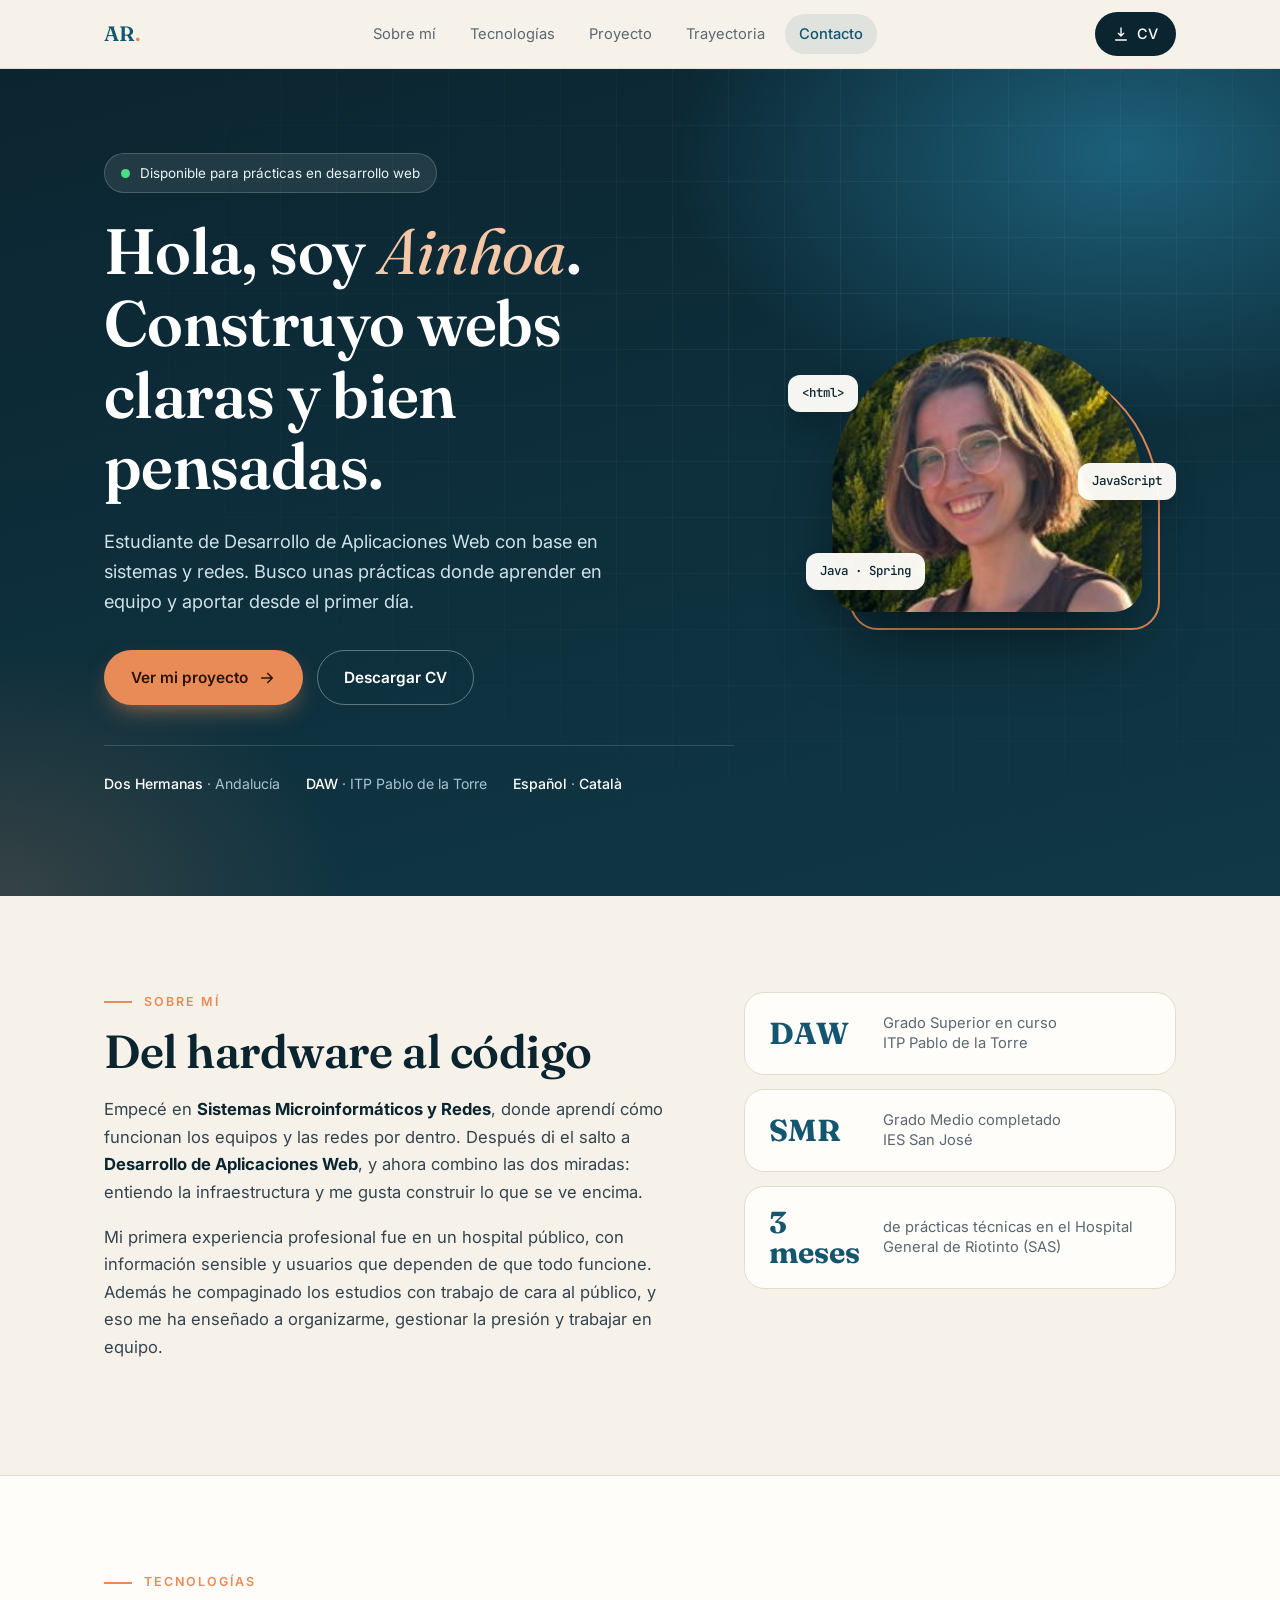
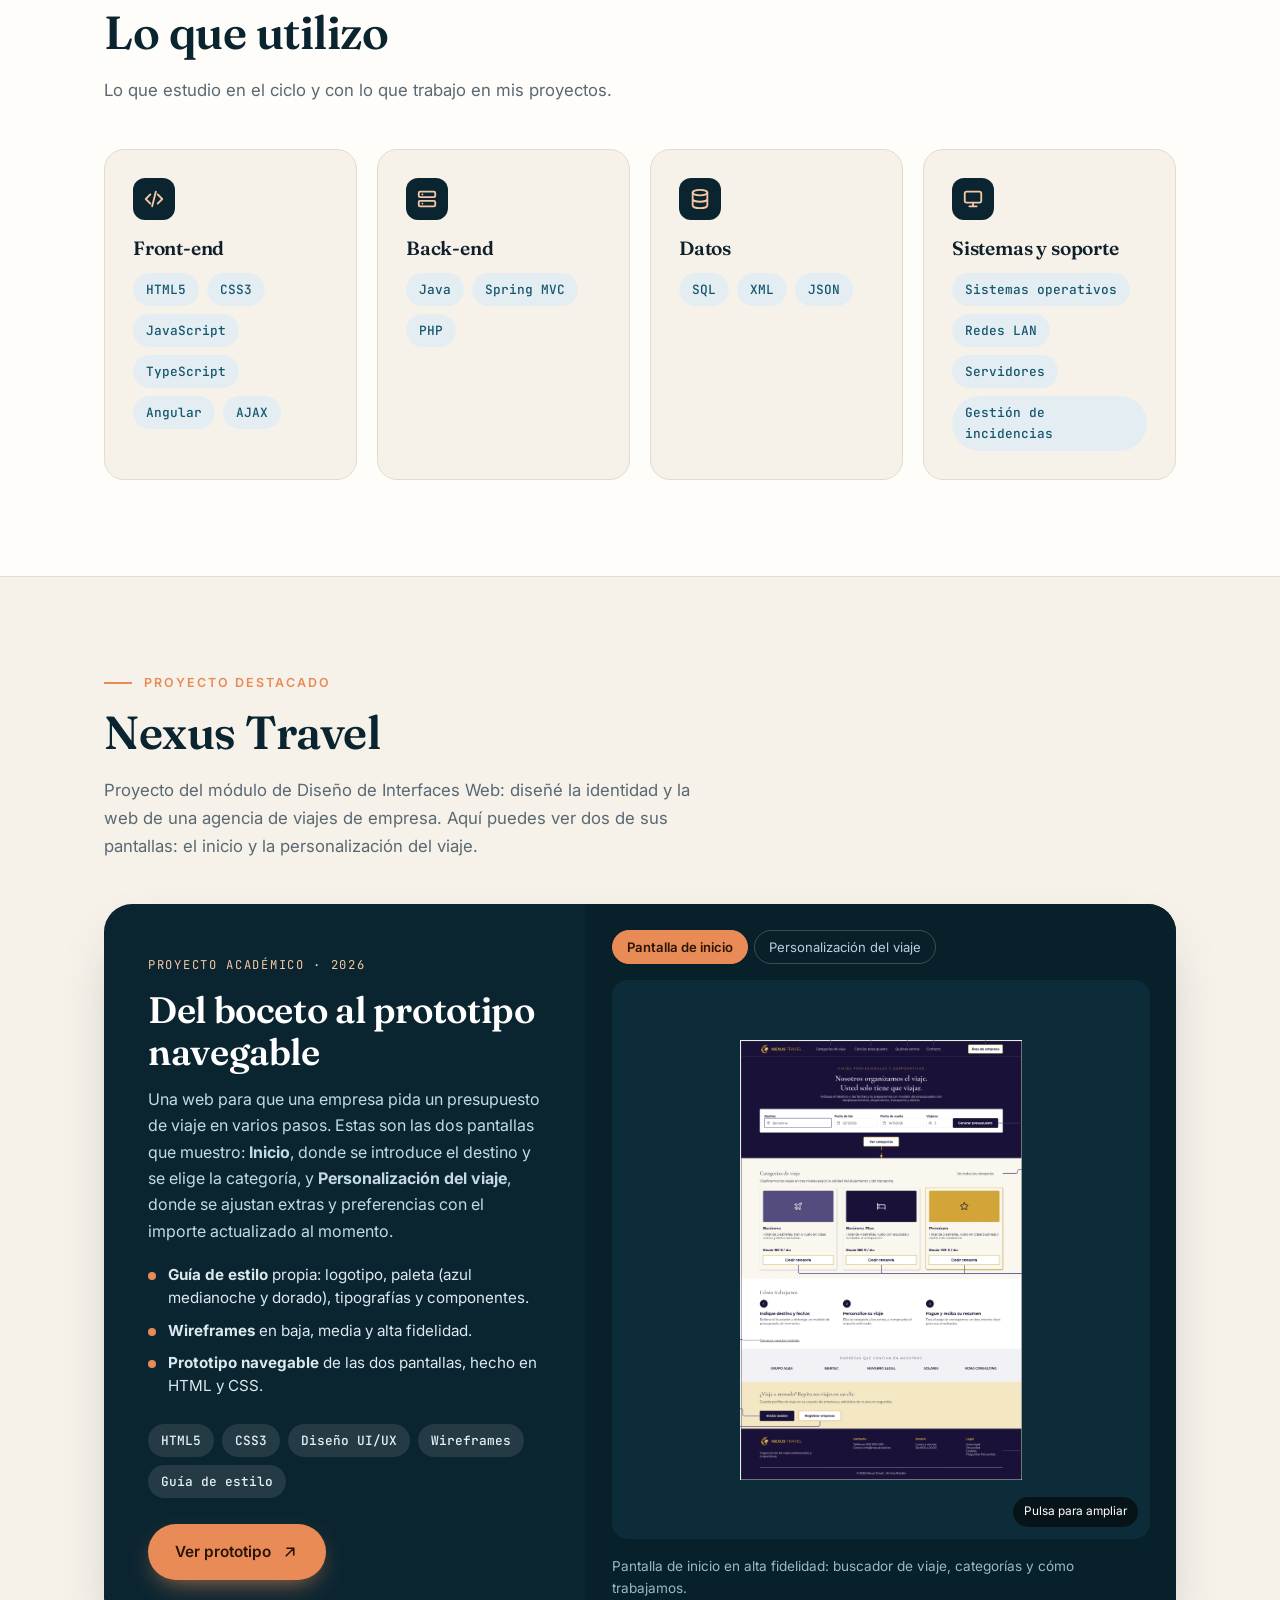
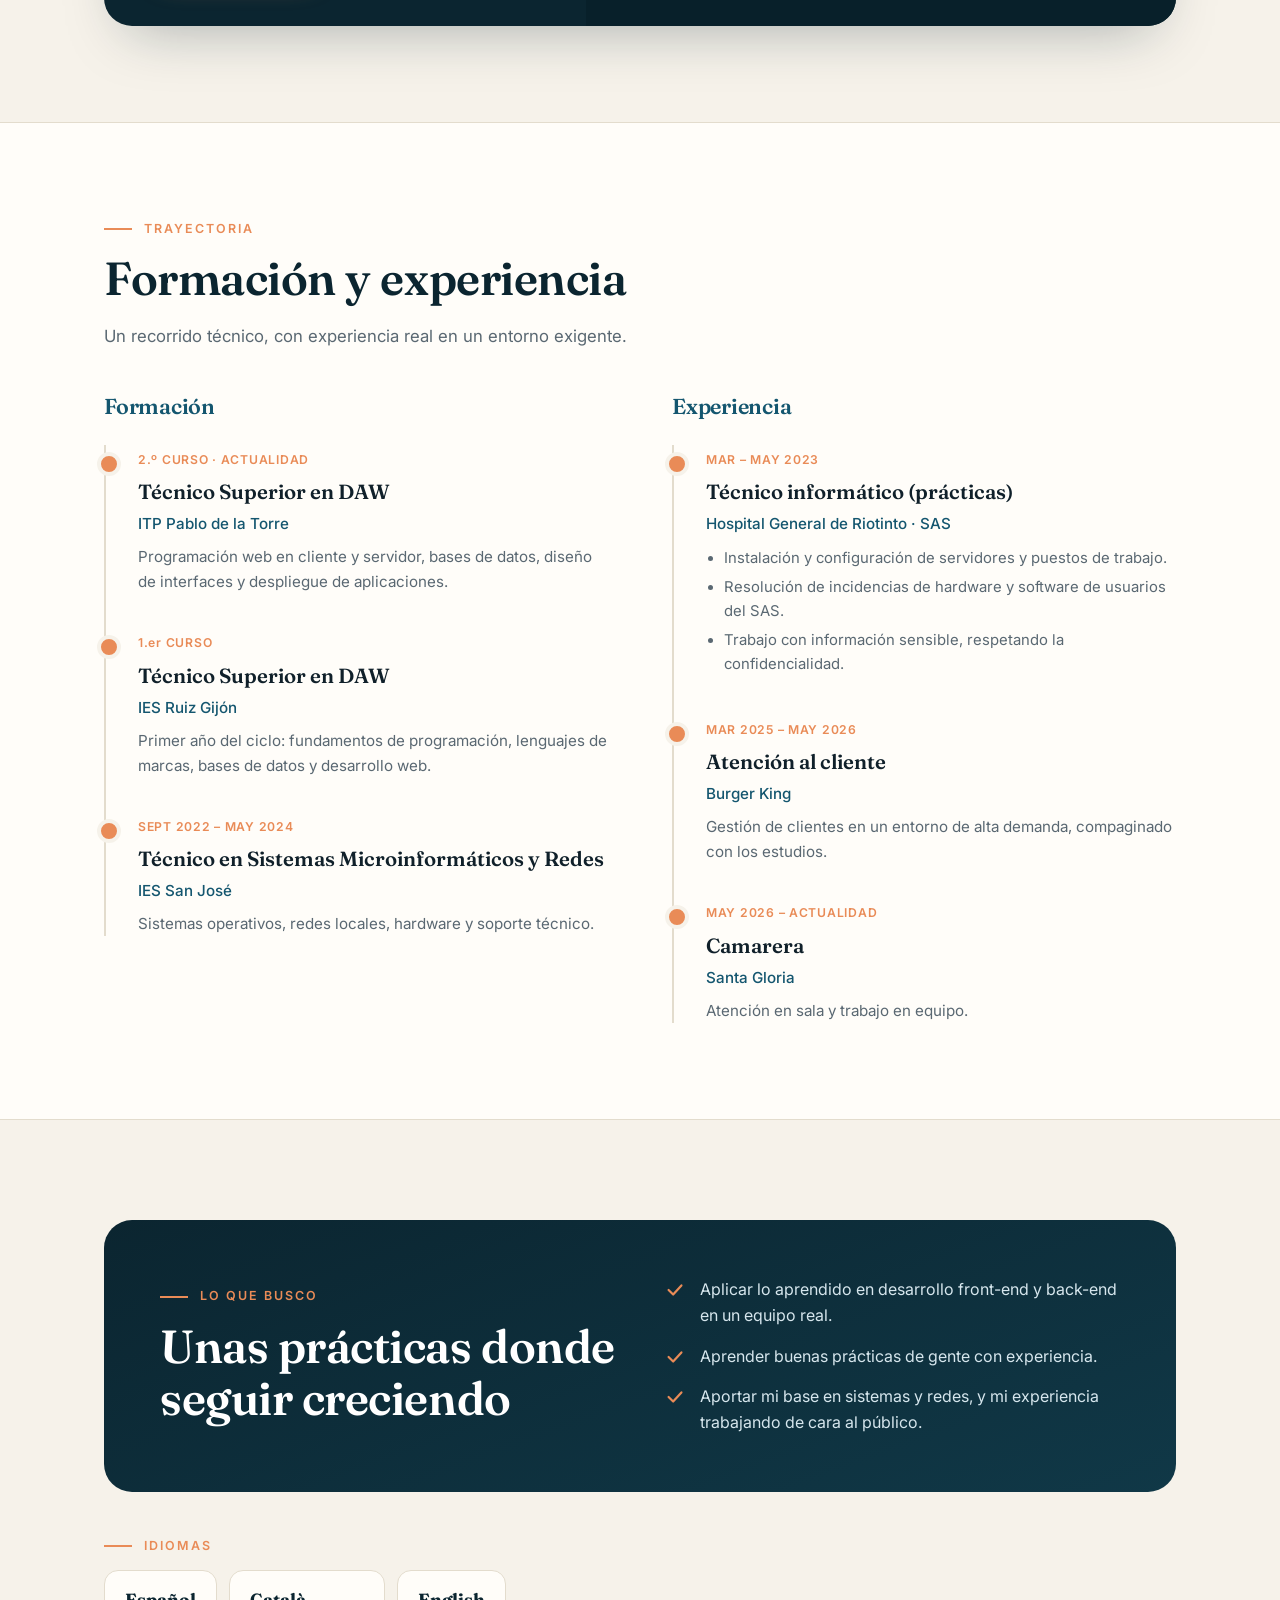
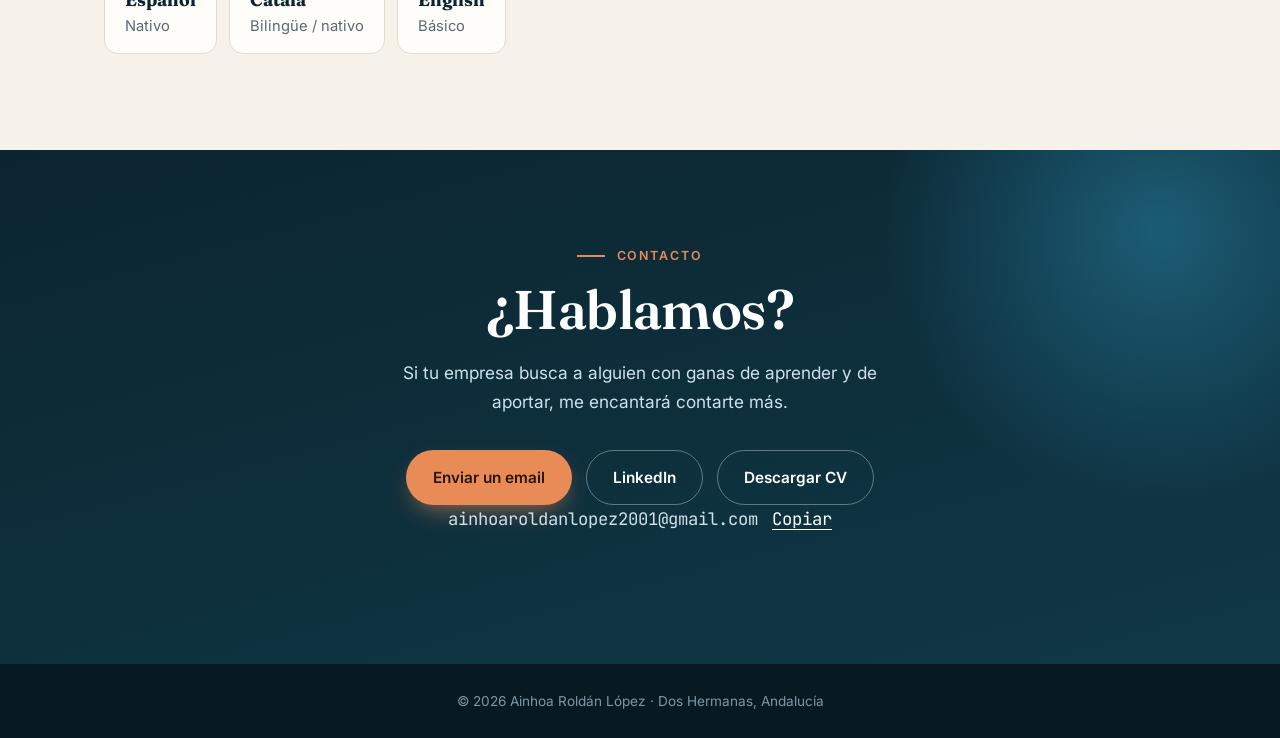
<file: index.html>
<!doctype html>
<html lang="es">
<head>
<meta charset="utf-8">
<meta name="viewport" content="width=device-width,initial-scale=1">
<title>Ainhoa Roldán López · Desarrolladora Web Junior</title>
<meta name="description" content="Portafolio de Ainhoa Roldán López, estudiante de DAW con base en sistemas y redes. Busco prácticas en desarrollo web.">
<meta name="theme-color" content="#0b2530">
<meta property="og:title" content="Ainhoa Roldán López · Desarrolladora Web Junior">
<meta property="og:description" content="Estudiante de DAW con base en sistemas y redes. Busco prácticas en desarrollo web.">
<meta property="og:type" content="website">
<meta property="og:image" content="https://ainhoaroldan.github.io/foto.png">
<link rel="icon" href="data:image/svg+xml,%3Csvg xmlns='http://www.w3.org/2000/svg' viewBox='0 0 64 64'%3E%3Crect width='64' height='64' rx='16' fill='%230b2530'/%3E%3Ctext x='32' y='42' font-family='Georgia,serif' font-size='28' font-weight='700' text-anchor='middle' fill='%23f0a06e'%3EAR%3C/text%3E%3C/svg%3E">
<link rel="preconnect" href="https://fonts.googleapis.com">
<link rel="preconnect" href="https://fonts.gstatic.com" crossorigin>
<link href="https://fonts.googleapis.com/css2?family=Fraunces:ital,opsz,wght@0,9..144,400;0,9..144,600;1,9..144,400&family=Inter:wght@400;500;600&family=JetBrains+Mono:wght@400;500&display=swap" rel="stylesheet">
<style>
:root{
  --bg:#f6f2ea; --paper:#fffdf9; --ink:#10202a; --muted:#5a6872; --line:#e3dccd;
  --deep:#0b2530; --deep2:#103847; --teal:#14566f; --sky:#2a8bb0;
  --accent:#e98b57; --accent-soft:#f6c7a6; --chip:#e4eef2;
  --r:20px; --shadow:0 24px 60px -24px rgba(11,37,48,.35);
}
*{box-sizing:border-box}
html{scroll-behavior:smooth;scroll-padding-top:80px}
body{margin:0;background:var(--bg);color:var(--ink);font-family:Inter,system-ui,sans-serif;line-height:1.65;-webkit-font-smoothing:antialiased}
h1,h2,h3{font-family:Fraunces,Georgia,serif;font-weight:600;line-height:1.12;margin:0;letter-spacing:-.01em}
a{color:inherit}
img{max-width:100%;display:block}
.wrap{max-width:1120px;margin:0 auto;padding:0 24px}
.mono{font-family:"JetBrains Mono",ui-monospace,monospace}
:focus-visible{outline:3px solid var(--accent);outline-offset:3px;border-radius:6px}

/* progreso + nav */
#bar{position:fixed;top:0;left:0;height:3px;width:0;background:linear-gradient(90deg,var(--accent),var(--sky));z-index:50}
nav{position:sticky;top:0;z-index:40;background:rgba(246,242,234,.82);backdrop-filter:blur(14px);border-bottom:1px solid var(--line)}
nav .wrap{display:flex;align-items:center;justify-content:space-between;height:68px}
.logo{font-family:Fraunces,serif;font-weight:600;font-size:1.3rem;color:var(--teal);text-decoration:none}
.logo span{color:var(--accent)}
nav ul{display:flex;gap:6px;list-style:none;margin:0;padding:0}
nav ul a{display:block;padding:8px 14px;border-radius:999px;text-decoration:none;font-size:.92rem;color:var(--muted);transition:.2s}
nav ul a:hover{color:var(--teal);background:rgba(20,86,111,.07)}
nav ul a.on{color:var(--teal);background:rgba(20,86,111,.1);font-weight:500}
.nav-cta{display:inline-flex;align-items:center;gap:8px;padding:10px 18px;border-radius:999px;background:var(--deep);color:#fff;text-decoration:none;font-size:.9rem;font-weight:500;transition:.2s}
.nav-cta:hover{background:var(--teal);transform:translateY(-1px)}
.burger{display:none;background:none;border:0;width:44px;height:44px;cursor:pointer;color:var(--deep)}
.burger svg{width:26px;height:26px}

/* botones */
.btn{display:inline-flex;align-items:center;gap:10px;padding:14px 26px;border-radius:999px;text-decoration:none;font-weight:600;font-size:.96rem;border:1.5px solid transparent;transition:transform .2s,background .2s,box-shadow .2s;cursor:pointer;font-family:inherit}
.btn:hover{transform:translateY(-2px)}
.btn.p{background:var(--accent);color:#2b1406;box-shadow:0 10px 26px -10px rgba(233,139,87,.8)}
.btn.p:hover{box-shadow:0 14px 30px -10px rgba(233,139,87,.95)}
.btn.g{border-color:rgba(255,255,255,.35);color:#fff}
.btn.g:hover{background:rgba(255,255,255,.1)}
.btn.d{border-color:var(--deep);color:var(--deep)}
.btn.d:hover{background:var(--deep);color:#fff}
.btn svg{width:18px;height:18px}

/* hero */
.hero{position:relative;color:#fff;background:
  radial-gradient(700px 420px at 88% 10%,rgba(42,139,176,.55),transparent 65%),
  radial-gradient(500px 360px at 0% 100%,rgba(233,139,87,.18),transparent 70%),
  linear-gradient(165deg,var(--deep),var(--deep2));overflow:hidden;padding:84px 0 100px}
.hero::before{content:"";position:absolute;inset:0;background-image:linear-gradient(rgba(255,255,255,.05) 1px,transparent 1px),linear-gradient(90deg,rgba(255,255,255,.05) 1px,transparent 1px);background-size:56px 56px;mask-image:radial-gradient(ellipse at 70% 30%,#000 10%,transparent 70%);-webkit-mask-image:radial-gradient(ellipse at 70% 30%,#000 10%,transparent 70%)}
.hero .wrap{position:relative;display:grid;grid-template-columns:1.25fr .75fr;gap:64px;align-items:center}
.badge{display:inline-flex;align-items:center;gap:10px;padding:8px 16px;border-radius:999px;background:rgba(255,255,255,.09);border:1px solid rgba(255,255,255,.18);font-size:.84rem;color:#e9f3f7}
.dot{width:9px;height:9px;border-radius:50%;background:#4ade80;box-shadow:0 0 0 0 rgba(74,222,128,.6);animation:pulse 2s infinite}
@keyframes pulse{70%{box-shadow:0 0 0 10px rgba(74,222,128,0)}100%{box-shadow:0 0 0 0 rgba(74,222,128,0)}}
.hero h1{font-size:clamp(2.5rem,5vw,4.1rem);margin:22px 0 0}
.hero h1 em{font-style:italic;font-weight:400;color:var(--accent-soft)}
.lead{font-size:1.14rem;color:#cfe1e9;max-width:540px;margin:24px 0 34px}
.hero-btns{display:flex;flex-wrap:wrap;gap:14px}
.meta{display:flex;flex-wrap:wrap;gap:10px 26px;margin-top:40px;padding-top:26px;border-top:1px solid rgba(255,255,255,.14);font-size:.88rem;color:#a9c4d0}
.meta b{color:#fff;font-weight:500}
.photo{position:relative;justify-self:center;width:min(310px,72vw)}
.photo img{width:100%;aspect-ratio:4/5;object-fit:cover;border-radius:150px 150px 28px 28px;box-shadow:0 40px 70px -20px rgba(0,0,0,.55);position:relative;z-index:1}
.photo::before{content:"";position:absolute;inset:18px -18px -18px 18px;border:2px solid var(--accent);border-radius:150px 150px 28px 28px}
.float{position:absolute;z-index:2;padding:8px 14px;border-radius:12px;background:rgba(255,253,249,.96);color:var(--deep);font-size:.78rem;font-weight:500;box-shadow:0 14px 30px -10px rgba(0,0,0,.4);animation:bob 6s ease-in-out infinite}
.float.a{left:-44px;top:14%}.float.b{right:-34px;top:46%;animation-delay:-2s}.float.c{left:-26px;bottom:8%;animation-delay:-4s}
@keyframes bob{50%{transform:translateY(-8px)}}

/* secciones */
section{padding:96px 0}
.eyebrow{display:flex;align-items:center;gap:12px;font-size:.78rem;letter-spacing:.16em;text-transform:uppercase;color:var(--accent);font-weight:600;margin-bottom:14px}
.eyebrow::before{content:"";width:28px;height:2px;background:var(--accent)}
h2{font-size:clamp(2rem,4.2vw,2.9rem);color:var(--deep);margin-bottom:18px}
.sub{color:var(--muted);max-width:620px;margin:0 0 44px;font-size:1.05rem}

.about{display:grid;grid-template-columns:1.15fr .85fr;gap:56px;align-items:start}
.about p{margin:0 0 18px;color:#34444f;font-size:1.04rem}
.about p strong{color:var(--deep)}
.facts{display:grid;gap:14px}
.fact{display:flex;gap:18px;align-items:center;background:var(--paper);border:1px solid var(--line);border-radius:var(--r);padding:20px 24px;transition:.25s}
.fact:hover{transform:translateX(6px);box-shadow:var(--shadow)}
.fact b{font-family:Fraunces,serif;font-size:1.9rem;color:var(--teal);min-width:96px;line-height:1}
.fact span{color:var(--muted);font-size:.92rem;line-height:1.4}

.stack{background:var(--paper);border-block:1px solid var(--line)}
.groups{display:grid;grid-template-columns:repeat(auto-fit,minmax(250px,1fr));gap:20px}
.group{border:1px solid var(--line);border-radius:var(--r);padding:28px;background:var(--bg);position:relative;overflow:hidden;transition:.25s}
.group::after{content:"";position:absolute;left:0;top:0;width:100%;height:3px;background:linear-gradient(90deg,var(--accent),var(--sky));transform:scaleX(0);transform-origin:left;transition:transform .4s}
.group:hover{transform:translateY(-5px);box-shadow:var(--shadow)}
.group:hover::after{transform:scaleX(1)}
.group .ico{width:42px;height:42px;border-radius:12px;background:var(--deep);color:var(--accent-soft);display:grid;place-items:center;margin-bottom:18px}
.group .ico svg{width:22px;height:22px}
.group h3{font-size:1.2rem;margin-bottom:14px}
.chips{display:flex;flex-wrap:wrap;gap:8px}
.chips span{font-size:.8rem;padding:6px 13px;border-radius:999px;background:var(--chip);color:var(--teal);font-weight:500;font-family:"JetBrains Mono",monospace}

/* proyecto */
.proj{background:var(--deep);color:#fff;border-radius:28px;overflow:hidden;box-shadow:var(--shadow)}
.proj-top{display:grid;grid-template-columns:.9fr 1.1fr}
.proj-info{padding:46px 44px}
.proj-info .tag{display:inline-block;font-size:.76rem;letter-spacing:.14em;text-transform:uppercase;color:var(--accent-soft);margin-bottom:14px}
.proj-info h3{font-size:2.3rem;margin-bottom:14px}
.proj-info p{color:#c5d9e2;margin:0 0 20px}
.did{list-style:none;margin:0 0 26px;padding:0;display:grid;gap:10px}
.did li{display:flex;gap:12px;color:#dbe9ef;font-size:.95rem;line-height:1.5}
.did li::before{content:"";flex:none;width:8px;height:8px;margin-top:8px;border-radius:50%;background:var(--accent)}
.proj .chips span{background:rgba(255,255,255,.1);color:#e6f1f6}
.proj-btns{display:flex;flex-wrap:wrap;gap:12px;margin-top:26px}
.proj-view{background:#08202a;padding:26px;display:flex;flex-direction:column;gap:16px;min-width:0}
.tabs{display:flex;gap:6px;flex-wrap:wrap}
.tabs button{font-family:inherit;font-size:.82rem;padding:8px 14px;border-radius:999px;border:1px solid rgba(255,255,255,.2);background:transparent;color:#b9d0da;cursor:pointer;transition:.2s}
.tabs button:hover{color:#fff;border-color:rgba(255,255,255,.5)}
.tabs button[aria-selected="true"]{background:var(--accent);border-color:var(--accent);color:#2b1406;font-weight:600}
.stage{position:relative;flex:1;min-height:360px;border-radius:16px;background:#0d2c39;overflow:hidden;display:grid;place-items:center;cursor:zoom-in}
.stage img{width:100%;height:100%;max-height:440px;object-fit:contain;transition:opacity .3s}
.stage .zoom{position:absolute;right:12px;bottom:12px;font-size:.74rem;padding:5px 11px;border-radius:999px;background:rgba(0,0,0,.55);color:#fff}
.cap{font-size:.85rem;color:#9bb8c4;margin:0}

.lightbox{position:fixed;inset:0;z-index:100;background:rgba(5,18,24,.92);display:none;place-items:center;padding:24px;cursor:zoom-out}
.lightbox.open{display:grid}
.lightbox img{max-width:100%;max-height:92vh;border-radius:10px;background:#fff}

/* trayectoria */
.cols{display:grid;grid-template-columns:1fr 1fr;gap:64px}
.cols h3{font-size:1.35rem;margin-bottom:26px;color:var(--teal)}
.line{position:relative;padding-left:32px;border-left:2px solid var(--line);display:grid;gap:34px}
.item{position:relative}
.item::before{content:"";position:absolute;left:-41px;top:7px;width:16px;height:16px;border-radius:50%;background:var(--accent);border:4px solid var(--bg)}
.item small{color:var(--accent);font-weight:600;letter-spacing:.06em;font-size:.76rem}
.item h4{font-family:Fraunces,serif;font-size:1.28rem;margin:4px 0 2px;font-weight:600}
.item .who{color:var(--teal);font-weight:500;font-size:.95rem}
.item p{margin:8px 0 0;color:var(--muted);font-size:.95rem}
.item ul{margin:10px 0 0;padding-left:18px;color:var(--muted);font-size:.93rem}
.item li{margin-bottom:4px}

.seek{background:linear-gradient(160deg,var(--deep),var(--deep2));color:#fff;border-radius:28px;padding:56px;display:grid;grid-template-columns:1fr 1fr;gap:48px;align-items:center;margin-top:20px}
.seek h2{color:#fff;margin:0}
.seek ul{list-style:none;margin:0;padding:0;display:grid;gap:14px}
.seek li{display:flex;gap:14px;align-items:flex-start;color:#d6e6ed}
.seek li svg{flex:none;width:22px;height:22px;color:var(--accent);margin-top:3px}
.langs{display:flex;flex-wrap:wrap;gap:12px;margin-top:8px}
.lang{background:var(--paper);border:1px solid var(--line);border-radius:14px;padding:14px 20px;font-size:.92rem}
.lang b{display:block;font-family:Fraunces,serif;font-size:1.1rem;color:var(--deep)}
.lang span{color:var(--muted)}

/* contacto */
.contact{background:linear-gradient(165deg,var(--deep),var(--deep2));color:#fff;text-align:center;position:relative;overflow:hidden}
.contact::before{content:"";position:absolute;width:560px;height:560px;right:-160px;top:-200px;background:radial-gradient(circle,rgba(42,139,176,.5),transparent 70%)}
.contact .wrap{position:relative}
.contact .eyebrow{justify-content:center}
.contact h2{color:#fff;font-size:clamp(2.2rem,5vw,3.4rem)}
.contact p{color:#cfe1e9;max-width:540px;margin:0 auto 34px;font-size:1.08rem}
.contact .row{display:flex;flex-wrap:wrap;gap:14px;justify-content:center}
.mail{margin-top:26px;font-size:.92rem;color:#a9c4d0}
.mail button{background:none;border:0;color:#fff;font:inherit;text-decoration:underline;text-underline-offset:4px;cursor:pointer;padding:0 0 0 4px}
footer{background:#071a22;color:#7d98a4;text-align:center;padding:26px 24px;font-size:.85rem}

.reveal{opacity:0;transform:translateY(28px);transition:opacity .8s,transform .8s}
.reveal.in{opacity:1;transform:none}

@media(max-width:900px){
  nav ul{position:absolute;top:68px;left:0;right:0;flex-direction:column;background:var(--bg);padding:12px 24px 20px;border-bottom:1px solid var(--line);display:none}
  nav ul.open{display:flex}
  .burger{display:block}.nav-cta{display:none}
  .hero{padding:48px 0 76px}
  .hero .wrap,.about,.cols,.proj-top,.seek{grid-template-columns:1fr}
  .hero .wrap{gap:50px}.photo{order:-1;width:min(260px,64vw)}
  .float.a{left:-20px}.float.b{right:-14px}.float.c{left:-12px}
  section{padding:68px 0}
  .proj-info{padding:32px 26px}.proj-info h3{font-size:1.9rem}.proj-view{padding:18px}.stage{min-height:260px}
  .seek{padding:34px 26px}.cols{gap:48px}
}
@media(prefers-reduced-motion:reduce){*{animation:none!important;transition:none!important}.reveal{opacity:1;transform:none}html{scroll-behavior:auto}}
</style>
</head>
<body>
<div id="bar"></div>

<nav><div class="wrap">
  <a class="logo" href="#inicio">AR<span>.</span></a>
  <ul id="menu">
    <li><a href="#sobre-mi">Sobre mí</a></li>
    <li><a href="#tecnologias">Tecnologías</a></li>
    <li><a href="#proyecto">Proyecto</a></li>
    <li><a href="#trayectoria">Trayectoria</a></li>
    <li><a href="#contacto">Contacto</a></li>
  </ul>
  <a class="nav-cta" href="CV_Ainhoa_Roldan_Lopez.pdf" download>
    <svg width="16" height="16" viewBox="0 0 24 24" fill="none" stroke="currentColor" stroke-width="2" stroke-linecap="round" stroke-linejoin="round"><path d="M12 3v12m0 0l-4-4m4 4l4-4M4 21h16"/></svg>CV
  </a>
  <button class="burger" id="burger" aria-label="Abrir menú" aria-expanded="false">
    <svg viewBox="0 0 24 24" fill="none" stroke="currentColor" stroke-width="2" stroke-linecap="round"><path d="M4 7h16M4 12h16M4 17h16"/></svg>
  </button>
</div></nav>

<header class="hero" id="inicio"><div class="wrap">
  <div>
    <span class="badge"><i class="dot"></i>Disponible para prácticas en desarrollo web</span>
    <h1>Hola, soy <em>Ainhoa</em>.<br>Construyo webs claras y bien pensadas.</h1>
    <p class="lead">Estudiante de Desarrollo de Aplicaciones Web con base en sistemas y redes. Busco unas prácticas donde aprender en equipo y aportar desde el primer día.</p>
    <div class="hero-btns">
      <a class="btn p" href="#proyecto">Ver mi proyecto
        <svg viewBox="0 0 24 24" fill="none" stroke="currentColor" stroke-width="2.2" stroke-linecap="round" stroke-linejoin="round"><path d="M5 12h14m-6-6l6 6-6 6"/></svg></a>
      <a class="btn g" href="CV_Ainhoa_Roldan_Lopez.pdf" download>Descargar CV</a>
    </div>
    <div class="meta">
      <span><b>Dos Hermanas</b> · Andalucía</span>
      <span><b>DAW</b> · ITP Pablo de la Torre</span>
      <span><b>Español</b> · <b>Català</b></span>
    </div>
  </div>
  <div class="photo">
    <img src="foto.png" alt="Retrato de Ainhoa Roldán López" width="275" height="275">
    <span class="float a mono">&lt;html&gt;</span>
    <span class="float b mono">JavaScript</span>
    <span class="float c mono">Java · Spring</span>
  </div>
</div></header>

<section id="sobre-mi"><div class="wrap about reveal">
  <div>
    <div class="eyebrow">Sobre mí</div>
    <h2>Del hardware al código</h2>
    <p>Empecé en <strong>Sistemas Microinformáticos y Redes</strong>, donde aprendí cómo funcionan los equipos y las redes por dentro. Después di el salto a <strong>Desarrollo de Aplicaciones Web</strong>, y ahora combino las dos miradas: entiendo la infraestructura y me gusta construir lo que se ve encima.</p>
    <p>Mi primera experiencia profesional fue en un hospital público, con información sensible y usuarios que dependen de que todo funcione. Además he compaginado los estudios con trabajo de cara al público, y eso me ha enseñado a organizarme, gestionar la presión y trabajar en equipo.</p>
  </div>
  <div class="facts">
    <div class="fact"><b>DAW</b><span>Grado Superior en curso<br>ITP Pablo de la Torre</span></div>
    <div class="fact"><b>SMR</b><span>Grado Medio completado<br>IES San José</span></div>
    <div class="fact"><b>3 meses</b><span>de prácticas técnicas en el Hospital General de Riotinto (SAS)</span></div>
  </div>
</div></section>

<section id="tecnologias" class="stack"><div class="wrap reveal">
  <div class="eyebrow">Tecnologías</div>
  <h2>Lo que utilizo</h2>
  <p class="sub">Lo que estudio en el ciclo y con lo que trabajo en mis proyectos.</p>
  <div class="groups">
    <div class="group"><div class="ico"><svg viewBox="0 0 24 24" fill="none" stroke="currentColor" stroke-width="2" stroke-linecap="round" stroke-linejoin="round"><path d="M8 7l-5 5 5 5M16 7l5 5-5 5M14 4l-4 16"/></svg></div>
      <h3>Front-end</h3><div class="chips"><span>HTML5</span><span>CSS3</span><span>JavaScript</span><span>TypeScript</span><span>Angular</span><span>AJAX</span></div></div>
    <div class="group"><div class="ico"><svg viewBox="0 0 24 24" fill="none" stroke="currentColor" stroke-width="2" stroke-linecap="round" stroke-linejoin="round"><rect x="3" y="4" width="18" height="6" rx="1.5"/><rect x="3" y="14" width="18" height="6" rx="1.5"/><path d="M7 7h.01M7 17h.01"/></svg></div>
      <h3>Back-end</h3><div class="chips"><span>Java</span><span>Spring MVC</span><span>PHP</span></div></div>
    <div class="group"><div class="ico"><svg viewBox="0 0 24 24" fill="none" stroke="currentColor" stroke-width="2" stroke-linecap="round" stroke-linejoin="round"><ellipse cx="12" cy="5" rx="8" ry="3"/><path d="M4 5v14c0 1.7 3.6 3 8 3s8-1.3 8-3V5M4 12c0 1.7 3.6 3 8 3s8-1.3 8-3"/></svg></div>
      <h3>Datos</h3><div class="chips"><span>SQL</span><span>XML</span><span>JSON</span></div></div>
    <div class="group"><div class="ico"><svg viewBox="0 0 24 24" fill="none" stroke="currentColor" stroke-width="2" stroke-linecap="round" stroke-linejoin="round"><rect x="3" y="4" width="18" height="12" rx="2"/><path d="M8 20h8M12 16v4"/></svg></div>
      <h3>Sistemas y soporte</h3><div class="chips"><span>Sistemas operativos</span><span>Redes LAN</span><span>Servidores</span><span>Gestión de incidencias</span></div></div>
  </div>
</div></section>

<section id="proyecto"><div class="wrap reveal">
  <div class="eyebrow">Proyecto destacado</div>
  <h2>Nexus Travel</h2>
  <p class="sub">Proyecto del módulo de Diseño de Interfaces Web: diseñé la identidad y la web de una agencia de viajes de empresa. Aquí puedes ver dos de sus pantallas: el inicio y la personalización del viaje.</p>

  <article class="proj">
    <div class="proj-top">
      <div class="proj-info">
        <span class="tag mono">Proyecto académico · 2026</span>
        <h3>Del boceto al prototipo navegable</h3>
        <p>Una web para que una empresa pida un presupuesto de viaje en varios pasos. Estas son las dos pantallas que muestro: <b>Inicio</b>, donde se introduce el destino y se elige la categoría, y <b>Personalización del viaje</b>, donde se ajustan extras y preferencias con el importe actualizado al momento.</p>
        <ul class="did">
          <li><span><b>Guía de estilo</b> propia: logotipo, paleta (azul medianoche y dorado), tipografías y componentes.</span></li>
          <li><span><b>Wireframes</b> en baja, media y alta fidelidad.</span></li>
          <li><span><b>Prototipo navegable</b> de las dos pantallas, hecho en HTML y CSS.</span></li>
        </ul>
        <div class="chips"><span>HTML5</span><span>CSS3</span><span>Diseño UI/UX</span><span>Wireframes</span><span>Guía de estilo</span></div>
        <div class="proj-btns">
          <a class="btn p" href="nexus-travel/prototipo/inicio.html" target="_blank" rel="noopener">Ver prototipo
            <svg viewBox="0 0 24 24" fill="none" stroke="currentColor" stroke-width="2.2" stroke-linecap="round" stroke-linejoin="round"><path d="M7 17L17 7M8 7h9v9"/></svg></a>
        </div>
      </div>
      <div class="proj-view">
        <div class="tabs" role="tablist" aria-label="Pantallas del proyecto">
          <button role="tab" aria-selected="true" data-src="img/nexus-inicio.webp" data-cap="Pantalla de inicio en alta fidelidad: buscador de viaje, categorías y cómo trabajamos.">Pantalla de inicio</button>
          <button role="tab" aria-selected="false" data-src="img/nexus-personalizacion.webp" data-cap="Personalización del viaje en alta fidelidad: categoría, extras, preferencias y resumen con el total.">Personalización del viaje</button>
        </div>
        <div class="stage" id="stage" title="Pulsa para ampliar">
          <img id="stageImg" src="img/nexus-inicio.webp" alt="Pantalla de inicio de Nexus Travel" loading="lazy">
          <span class="zoom">Pulsa para ampliar</span>
        </div>
        <p class="cap" id="cap">Pantalla de inicio en alta fidelidad: buscador de viaje, categorías y cómo trabajamos.</p>
      </div>
    </div>
  </article>
</div></section>

<section id="trayectoria" class="stack"><div class="wrap reveal">
  <div class="eyebrow">Trayectoria</div>
  <h2>Formación y experiencia</h2>
  <p class="sub">Un recorrido técnico, con experiencia real en un entorno exigente.</p>
  <div class="cols">
    <div>
      <h3>Formación</h3>
      <div class="line">
        <div class="item"><small>2.º CURSO · ACTUALIDAD</small><h4>Técnico Superior en DAW</h4><div class="who">ITP Pablo de la Torre</div><p>Programación web en cliente y servidor, bases de datos, diseño de interfaces y despliegue de aplicaciones.</p></div>
        <div class="item"><small>1.er CURSO</small><h4>Técnico Superior en DAW</h4><div class="who">IES Ruiz Gijón</div><p>Primer año del ciclo: fundamentos de programación, lenguajes de marcas, bases de datos y desarrollo web.</p></div>
        <div class="item"><small>SEPT 2022 – MAY 2024</small><h4>Técnico en Sistemas Microinformáticos y Redes</h4><div class="who">IES San José</div><p>Sistemas operativos, redes locales, hardware y soporte técnico.</p></div>
      </div>
    </div>
    <div>
      <h3>Experiencia</h3>
      <div class="line">
        <div class="item"><small>MAR – MAY 2023</small><h4>Técnico informático (prácticas)</h4><div class="who">Hospital General de Riotinto · SAS</div>
          <ul><li>Instalación y configuración de servidores y puestos de trabajo.</li><li>Resolución de incidencias de hardware y software de usuarios del SAS.</li><li>Trabajo con información sensible, respetando la confidencialidad.</li></ul></div>
        <div class="item"><small>MAR 2025 – MAY 2026</small><h4>Atención al cliente</h4><div class="who">Burger King</div><p>Gestión de clientes en un entorno de alta demanda, compaginado con los estudios.</p></div>
        <div class="item"><small>MAY 2026 – ACTUALIDAD</small><h4>Camarera</h4><div class="who">Santa Gloria</div><p>Atención en sala y trabajo en equipo.</p></div>
      </div>
    </div>
  </div>
</div></section>

<section style="padding-top:80px"><div class="wrap reveal">
  <div class="seek">
    <div>
      <div class="eyebrow">Lo que busco</div>
      <h2>Unas prácticas donde seguir creciendo</h2>
    </div>
    <ul>
      <li><svg viewBox="0 0 24 24" fill="none" stroke="currentColor" stroke-width="2.4" stroke-linecap="round" stroke-linejoin="round"><path d="M5 12l5 5 9-10"/></svg>Aplicar lo aprendido en desarrollo front-end y back-end en un equipo real.</li>
      <li><svg viewBox="0 0 24 24" fill="none" stroke="currentColor" stroke-width="2.4" stroke-linecap="round" stroke-linejoin="round"><path d="M5 12l5 5 9-10"/></svg>Aprender buenas prácticas de gente con experiencia.</li>
      <li><svg viewBox="0 0 24 24" fill="none" stroke="currentColor" stroke-width="2.4" stroke-linecap="round" stroke-linejoin="round"><path d="M5 12l5 5 9-10"/></svg>Aportar mi base en sistemas y redes, y mi experiencia trabajando de cara al público.</li>
    </ul>
  </div>
  <div style="margin-top:44px">
    <div class="eyebrow">Idiomas</div>
    <div class="langs">
      <div class="lang"><b>Español</b><span>Nativo</span></div>
      <div class="lang"><b>Català</b><span>Bilingüe / nativo</span></div>
      <div class="lang"><b>English</b><span>Básico</span></div>
    </div>
  </div>
</div></section>

<section id="contacto" class="contact"><div class="wrap reveal">
  <div class="eyebrow">Contacto</div>
  <h2>¿Hablamos?</h2>
  <p>Si tu empresa busca a alguien con ganas de aprender y de aportar, me encantará contarte más.</p>
  <div class="row">
    <a class="btn p" href="mailto:ainhoaroldanlopez2001@gmail.com">Enviar un email</a>
    <a class="btn g" href="https://linkedin.com/in/ainhoa-roldán-lópez-917969406" target="_blank" rel="noopener">LinkedIn</a>
    <a class="btn g" href="CV_Ainhoa_Roldan_Lopez.pdf" download>Descargar CV</a>
  </div>
  <p class="mail mono">ainhoaroldanlopez2001@gmail.com <button id="copy" type="button">Copiar</button></p>
</div></section>

<footer>© 2026 Ainhoa Roldán López · Dos Hermanas, Andalucía</footer>

<div class="lightbox" id="lb" role="dialog" aria-label="Imagen ampliada"><img id="lbImg" alt=""></div>

<script>
// barra de progreso
const bar=document.getElementById('bar');
addEventListener('scroll',()=>{const h=document.documentElement;bar.style.width=(h.scrollTop/(h.scrollHeight-h.clientHeight)*100)+'%'},{passive:true});

// aparición al hacer scroll
const io=new IntersectionObserver(es=>es.forEach(e=>{if(e.isIntersecting){e.target.classList.add('in');io.unobserve(e.target)}}),{threshold:.1});
document.querySelectorAll('.reveal').forEach(el=>io.observe(el));

// menú activo
const links=[...document.querySelectorAll('#menu a')];
const secs=links.map(a=>document.querySelector(a.getAttribute('href')));
const spy=new IntersectionObserver(es=>es.forEach(e=>{if(e.isIntersecting){links.forEach(l=>l.classList.toggle('on',l.getAttribute('href')==='#'+e.target.id))}}),{rootMargin:'-45% 0px -50% 0px'});
secs.forEach(s=>s&&spy.observe(s));

// menú móvil
const burger=document.getElementById('burger'),menu=document.getElementById('menu');
burger.addEventListener('click',()=>{const o=menu.classList.toggle('open');burger.setAttribute('aria-expanded',o)});
links.forEach(l=>l.addEventListener('click',()=>{menu.classList.remove('open');burger.setAttribute('aria-expanded',false)}));

// galería del proyecto
const img=document.getElementById('stageImg'),cap=document.getElementById('cap');
document.querySelectorAll('.tabs button').forEach(b=>b.addEventListener('click',()=>{
  document.querySelectorAll('.tabs button').forEach(x=>x.setAttribute('aria-selected',x===b));
  img.style.opacity=0;
  setTimeout(()=>{img.src=b.dataset.src;img.alt=b.textContent;cap.textContent=b.dataset.cap;img.style.opacity=1},180);
}));
const lb=document.getElementById('lb'),lbImg=document.getElementById('lbImg');
document.getElementById('stage').addEventListener('click',()=>{lbImg.src=img.src;lbImg.alt=img.alt;lb.classList.add('open')});
lb.addEventListener('click',()=>lb.classList.remove('open'));
addEventListener('keydown',e=>{if(e.key==='Escape')lb.classList.remove('open')});

// copiar email
document.getElementById('copy').addEventListener('click',e=>{
  navigator.clipboard?.writeText('ainhoaroldanlopez2001@gmail.com').then(()=>{e.target.textContent='¡Copiado!';setTimeout(()=>e.target.textContent='Copiar',1800)});
});
</script>
</body>
</html>
</file>
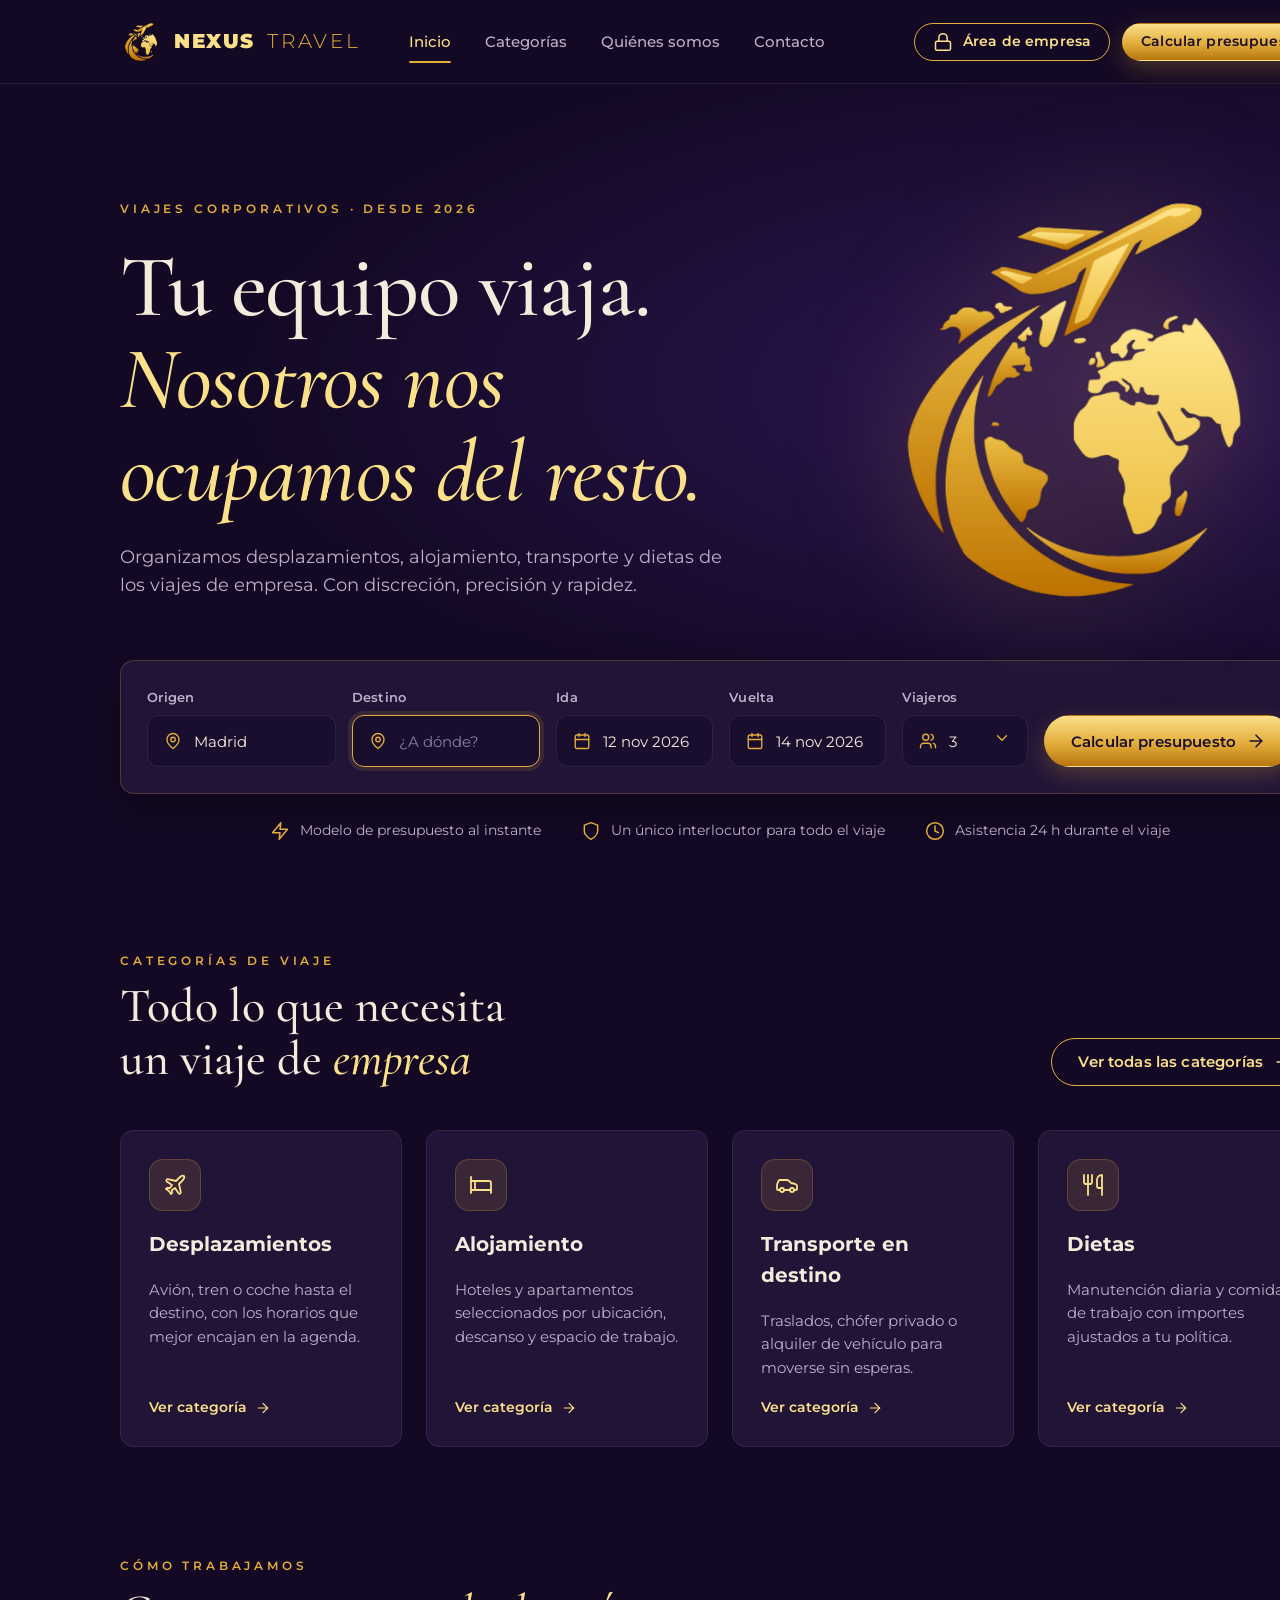
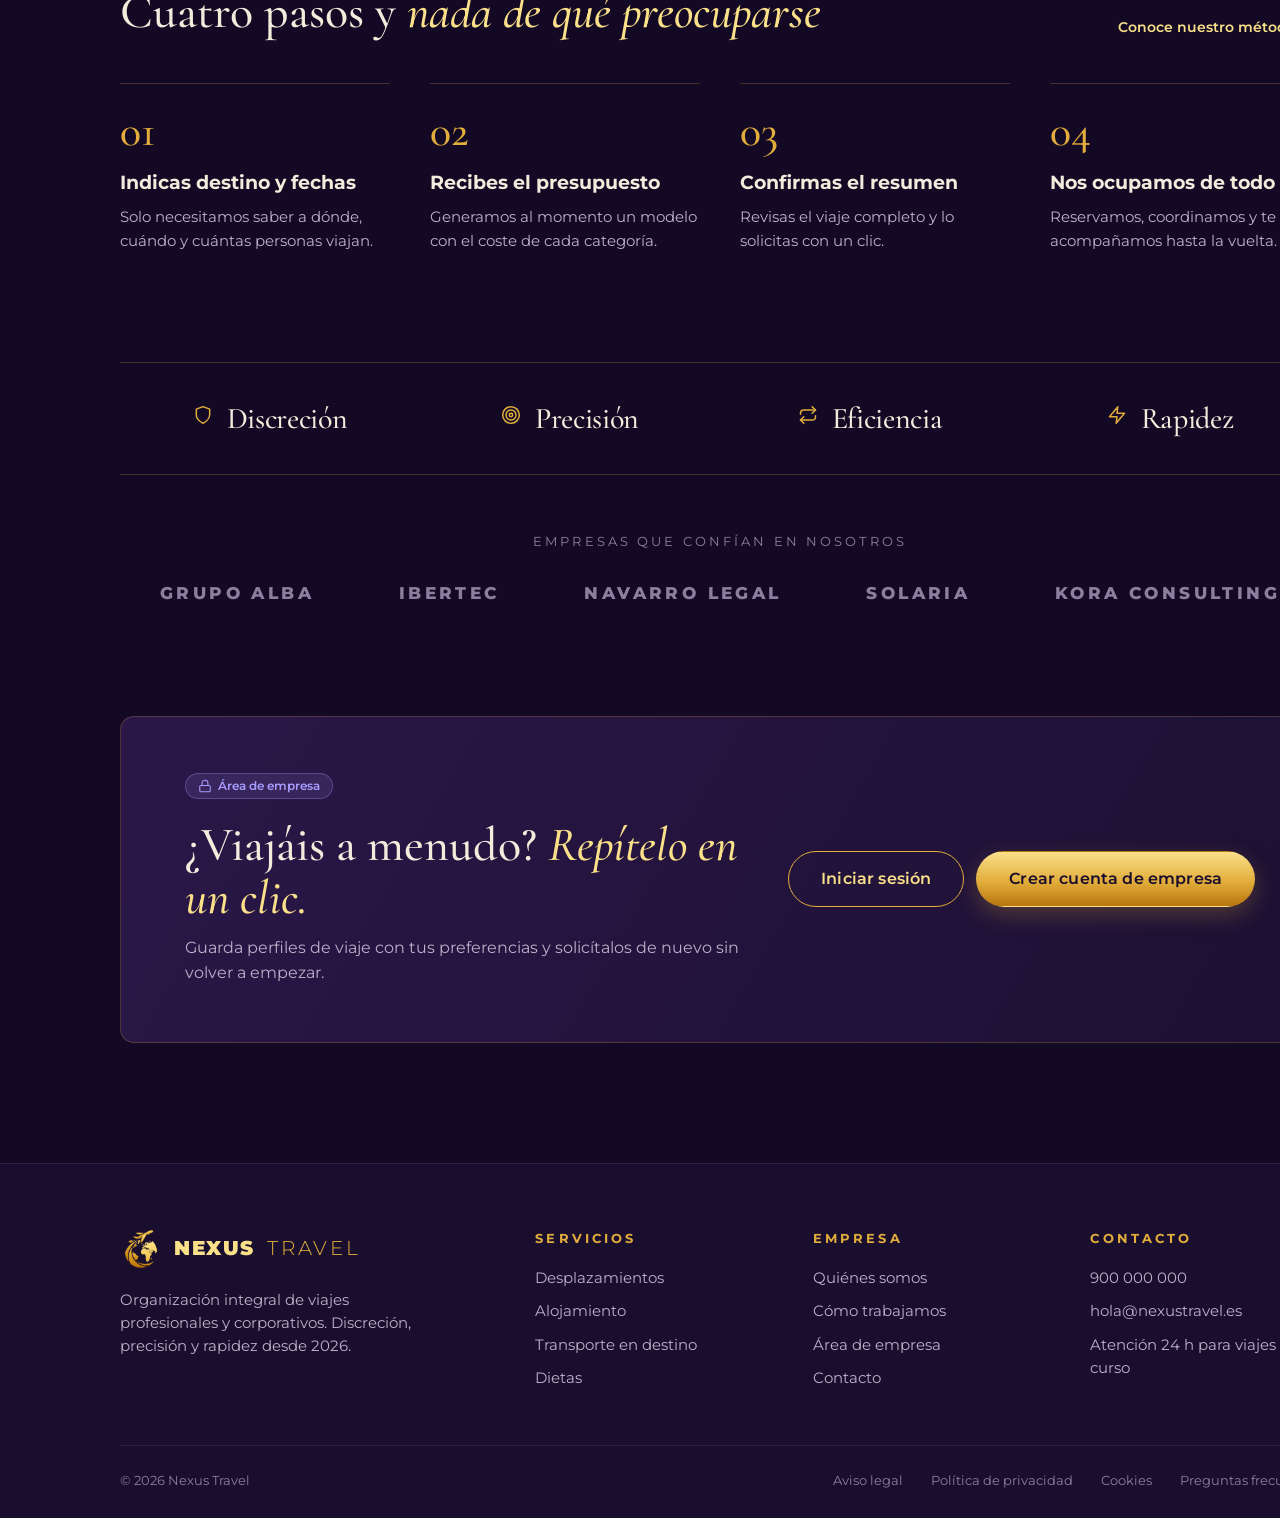
<file: nexus-travel/prototipo/inicio.html>
<!doctype html>
<html lang="es"><head><meta charset="utf-8"><meta name="viewport" content="width=1440">
<title>Inicio · Nexus Travel</title><link rel="preconnect" href="https://fonts.googleapis.com"><link href="https://fonts.googleapis.com/css2?family=Montserrat:wght@300;400;500;600;700;900&family=Cormorant+Garamond:ital,wght@0,500;0,600;1,500&display=swap" rel="stylesheet"><link rel="stylesheet" href="estilos.css"></head>
<body><header class="cabecera"><div class="contenedor"><a class="marca" href="inicio.html"><img src="img/nexus_icono.png" alt=""><b>NEXUS</b><span>TRAVEL</span></a><nav class="nav"><a href="inicio.html" class="activo">Inicio</a><a href="#" class="">Categorías</a><a href="#" class="">Quiénes somos</a><a href="#" class="">Contacto</a></nav>
<div class="acciones"><a class="btn btn-linea btn-sm" href="#"><svg class="ico" viewBox="0 0 24 24" ><rect x="3" y="11" width="18" height="11" rx="2"/><path d="M7 11V7a5 5 0 0 1 10 0v4"/></svg> Área de empresa</a>
<a class="btn btn-oro btn-sm" href="presupuesto-2.html">Calcular presupuesto</a></div></div></header><main>
<section style="position:relative;overflow:hidden;background:radial-gradient(ellipse at 78% 40%, #2c1654 0%, transparent 55%)">
<div class="contenedor" style="display:grid;grid-template-columns:1.15fr .85fr;gap:40px;align-items:center;padding:96px 0 0">
 <div>
  <p class="antetitulo">Viajes corporativos · Desde 2026</p>
  <h1 class="display" style="font-size:88px;margin-top:22px">Tu equipo viaja.<br><em>Nosotros nos ocupamos del resto.</em></h1>
  <p class="lead" style="margin-top:26px">Organizamos desplazamientos, alojamiento, transporte y dietas de los viajes de empresa. Con discreción, precisión y rapidez.</p>
 </div>
 <div style="display:grid;place-items:center"><img src="img/nexus_icono.png" alt="" style="width:440px;filter:drop-shadow(0 0 60px rgba(226,173,59,.25))"></div>
</div>
<div class="contenedor" style="padding:40px 0 0">
 <div class="tarjeta oro" style="padding:26px;box-shadow:var(--sombra);display:grid;grid-template-columns:1.2fr 1.2fr 1fr 1fr .8fr auto;gap:16px;align-items:end">
  <div class="campo" ><label>Origen</label>
<div class="entrada"><svg class="ico" viewBox="0 0 24 24" ><path d="M20 10c0 6-8 12-8 12s-8-6-8-12a8 8 0 0 1 16 0Z"/><circle cx="12" cy="10" r="3"/></svg><span>Madrid</span></div></div>
  <div class="campo" ><label>Destino</label>
<div class="entrada ph foco"><svg class="ico" viewBox="0 0 24 24" ><path d="M20 10c0 6-8 12-8 12s-8-6-8-12a8 8 0 0 1 16 0Z"/><circle cx="12" cy="10" r="3"/></svg><span>¿A dónde?</span></div></div>
  <div class="campo" ><label>Ida</label>
<div class="entrada"><svg class="ico" viewBox="0 0 24 24" ><rect x="3" y="4" width="18" height="18" rx="2"/><path d="M16 2v4M8 2v4M3 10h18"/></svg><span>12 nov 2026</span></div></div>
  <div class="campo" ><label>Vuelta</label>
<div class="entrada"><svg class="ico" viewBox="0 0 24 24" ><rect x="3" y="4" width="18" height="18" rx="2"/><path d="M16 2v4M8 2v4M3 10h18"/></svg><span>14 nov 2026</span></div></div>
  <div class="campo" ><label>Viajeros</label>
<div class="entrada"><svg class="ico" viewBox="0 0 24 24" ><path d="M16 21v-2a4 4 0 0 0-4-4H6a4 4 0 0 0-4 4v2"/><circle cx="9" cy="7" r="4"/><path d="M22 21v-2a4 4 0 0 0-3-3.9M16 3.1a4 4 0 0 1 0 7.8"/></svg><span>3</span><span class="flecha"><svg class="ico" viewBox="0 0 24 24" ><path d="m6 9 6 6 6-6"/></svg></span></div></div>
  <a class="btn btn-oro" href="presupuesto-2.html" style="height:52px">Calcular presupuesto <svg class="ico" viewBox="0 0 24 24" ><path d="M5 12h14"/><path d="m12 5 7 7-7 7"/></svg></a>
 </div>
 <div style="display:flex;gap:40px;justify-content:center;margin-top:26px" class="suave">
  <span style="display:flex;gap:10px;align-items:center;font-size:14px"><svg class="ico" viewBox="0 0 24 24" style="color:var(--oro)"><path d="M13 2 3 14h9l-1 8 10-12h-9l1-8z"/></svg> Modelo de presupuesto al instante</span>
  <span style="display:flex;gap:10px;align-items:center;font-size:14px"><svg class="ico" viewBox="0 0 24 24" style="color:var(--oro)"><path d="M12 22s8-4 8-10V5l-8-3-8 3v7c0 6 8 10 8 10z"/></svg> Un único interlocutor para todo el viaje</span>
  <span style="display:flex;gap:10px;align-items:center;font-size:14px"><svg class="ico" viewBox="0 0 24 24" style="color:var(--oro)"><circle cx="12" cy="12" r="10"/><path d="M12 6v6l4 2"/></svg> Asistencia 24 h durante el viaje</span>
 </div>
</div>
</section>
<section class="seccion"><div class="contenedor">
 <div class="cabeza-seccion"><div><p class="antetitulo">Categorías de viaje</p><h2 class="h-seccion">Todo lo que necesita<br>un viaje de <em>empresa</em></h2></div>
 <a class="btn btn-linea" href="#">Ver todas las categorías <svg class="ico" viewBox="0 0 24 24" ><path d="M5 12h14"/><path d="m12 5 7 7-7 7"/></svg></a></div>
 <div class="grid-4"><a class="tarjeta" href="#" style="display:flex;flex-direction:column;gap:18px">
<div class="icono-caja"><svg class="ico" viewBox="0 0 24 24" ><path d="M17.8 19.2 16 11l3.5-3.5C21 6 21.5 4 21 3c-1-.5-3 0-4.5 1.5L13 8 4.8 6.2c-.5-.1-.9.1-1.1.5l-.3.5c-.2.5-.1 1 .3 1.3L9 12l-2 3H4l-1 1 3 2 2 3 1-1v-3l3-2 3.5 5.3c.3.4.8.5 1.3.3l.5-.2c.4-.3.6-.7.5-1.2z"/></svg></div><h3 style="font-size:20px">Desplazamientos</h3><p class="suave" style="font-size:15px;flex:1">Avión, tren o coche hasta el destino, con los horarios que mejor encajan en la agenda.</p>
<span class="enlace">Ver categoría <svg class="ico" viewBox="0 0 24 24" ><path d="M5 12h14"/><path d="m12 5 7 7-7 7"/></svg></span></a><a class="tarjeta" href="#" style="display:flex;flex-direction:column;gap:18px">
<div class="icono-caja"><svg class="ico" viewBox="0 0 24 24" ><path d="M2 4v16"/><path d="M2 8h18a2 2 0 0 1 2 2v10"/><path d="M2 17h20"/><path d="M6 8v9"/></svg></div><h3 style="font-size:20px">Alojamiento</h3><p class="suave" style="font-size:15px;flex:1">Hoteles y apartamentos seleccionados por ubicación, descanso y espacio de trabajo.</p>
<span class="enlace">Ver categoría <svg class="ico" viewBox="0 0 24 24" ><path d="M5 12h14"/><path d="m12 5 7 7-7 7"/></svg></span></a><a class="tarjeta" href="#" style="display:flex;flex-direction:column;gap:18px">
<div class="icono-caja"><svg class="ico" viewBox="0 0 24 24" ><path d="M19 17h2c.6 0 1-.4 1-1v-3c0-.9-.7-1.7-1.5-1.9C18.7 10.6 16 10 16 10s-1.3-1.4-2.2-2.3c-.5-.4-1.1-.7-1.8-.7H5c-.6 0-1.1.4-1.4.9l-1.4 2.9A3.7 3.7 0 0 0 2 12v4c0 .6.4 1 1 1h2"/><circle cx="7" cy="17" r="2"/><path d="M9 17h6"/><circle cx="17" cy="17" r="2"/></svg></div><h3 style="font-size:20px">Transporte en destino</h3><p class="suave" style="font-size:15px;flex:1">Traslados, chófer privado o alquiler de vehículo para moverse sin esperas.</p>
<span class="enlace">Ver categoría <svg class="ico" viewBox="0 0 24 24" ><path d="M5 12h14"/><path d="m12 5 7 7-7 7"/></svg></span></a><a class="tarjeta" href="#" style="display:flex;flex-direction:column;gap:18px">
<div class="icono-caja"><svg class="ico" viewBox="0 0 24 24" ><path d="M3 2v7c0 1.1.9 2 2 2h4a2 2 0 0 0 2-2V2"/><path d="M7 2v20"/><path d="M21 15V2a5 5 0 0 0-5 5v6c0 1.1.9 2 2 2h3Zm0 0v7"/></svg></div><h3 style="font-size:20px">Dietas</h3><p class="suave" style="font-size:15px;flex:1">Manutención diaria y comidas de trabajo con importes ajustados a tu política.</p>
<span class="enlace">Ver categoría <svg class="ico" viewBox="0 0 24 24" ><path d="M5 12h14"/><path d="m12 5 7 7-7 7"/></svg></span></a></div>
</div></section>

<section class="seccion"><div class="contenedor">
 <div class="cabeza-seccion"><div><p class="antetitulo">Cómo trabajamos</p><h2 class="h-seccion">Cuatro pasos y <em>nada de qué preocuparse</em></h2></div>
 <a class="enlace" href="#">Conoce nuestro método <svg class="ico" viewBox="0 0 24 24" ><path d="M5 12h14"/><path d="m12 5 7 7-7 7"/></svg></a></div>
 <div class="grid-4" style="gap:40px"><div style="border-top:1px solid var(--borde);padding-top:24px"><div class="display oro-txt" style="font-size:44px">01</div>
<h3 style="font-size:19px;margin-top:14px">Indicas destino y fechas</h3><p class="suave" style="font-size:15px;margin-top:8px">Solo necesitamos saber a dónde, cuándo y cuántas personas viajan.</p></div><div style="border-top:1px solid var(--borde);padding-top:24px"><div class="display oro-txt" style="font-size:44px">02</div>
<h3 style="font-size:19px;margin-top:14px">Recibes el presupuesto</h3><p class="suave" style="font-size:15px;margin-top:8px">Generamos al momento un modelo con el coste de cada categoría.</p></div><div style="border-top:1px solid var(--borde);padding-top:24px"><div class="display oro-txt" style="font-size:44px">03</div>
<h3 style="font-size:19px;margin-top:14px">Confirmas el resumen</h3><p class="suave" style="font-size:15px;margin-top:8px">Revisas el viaje completo y lo solicitas con un clic.</p></div><div style="border-top:1px solid var(--borde);padding-top:24px"><div class="display oro-txt" style="font-size:44px">04</div>
<h3 style="font-size:19px;margin-top:14px">Nos ocupamos de todo</h3><p class="suave" style="font-size:15px;margin-top:8px">Reservamos, coordinamos y te acompañamos hasta la vuelta.</p></div></div>
</div></section>

<section class="seccion"><div class="contenedor">
 <div style="display:grid;grid-template-columns:repeat(4,1fr);padding:40px 0;border-top:1px solid var(--borde);border-bottom:1px solid var(--borde)"><div style="display:flex;align-items:center;gap:14px;justify-content:center"><span class="oro-txt"><svg class="ico" viewBox="0 0 24 24" ><path d="M12 22s8-4 8-10V5l-8-3-8 3v7c0 6 8 10 8 10z"/></svg></span><span class="display" style="font-size:30px">Discreción</span></div><div style="display:flex;align-items:center;gap:14px;justify-content:center"><span class="oro-txt"><svg class="ico" viewBox="0 0 24 24" ><circle cx="12" cy="12" r="10"/><circle cx="12" cy="12" r="6"/><circle cx="12" cy="12" r="2"/></svg></span><span class="display" style="font-size:30px">Precisión</span></div><div style="display:flex;align-items:center;gap:14px;justify-content:center"><span class="oro-txt"><svg class="ico" viewBox="0 0 24 24" ><path d="m17 2 4 4-4 4"/><path d="M3 11v-1a4 4 0 0 1 4-4h14"/><path d="m7 22-4-4 4-4"/><path d="M21 13v1a4 4 0 0 1-4 4H3"/></svg></span><span class="display" style="font-size:30px">Eficiencia</span></div><div style="display:flex;align-items:center;gap:14px;justify-content:center"><span class="oro-txt"><svg class="ico" viewBox="0 0 24 24" ><path d="M13 2 3 14h9l-1 8 10-12h-9l1-8z"/></svg></span><span class="display" style="font-size:30px">Rapidez</span></div></div>
 <p class="mini" style="text-align:center;margin-top:56px;letter-spacing:.24em;text-transform:uppercase">Empresas que confían en nosotros</p>
 <div style="display:flex;justify-content:space-between;align-items:center;margin-top:28px;padding:0 40px"><span style="font-weight:800;letter-spacing:.2em;font-size:17px;color:var(--texto-3)">GRUPO ALBA</span><span style="font-weight:800;letter-spacing:.2em;font-size:17px;color:var(--texto-3)">IBERTEC</span><span style="font-weight:800;letter-spacing:.2em;font-size:17px;color:var(--texto-3)">NAVARRO&nbsp;LEGAL</span><span style="font-weight:800;letter-spacing:.2em;font-size:17px;color:var(--texto-3)">SOLARIA</span><span style="font-weight:800;letter-spacing:.2em;font-size:17px;color:var(--texto-3)">KORA CONSULTING</span></div>
</div></section>

<section class="seccion"><div class="contenedor">
 <div class="tarjeta oro" style="padding:56px 64px;display:flex;align-items:center;justify-content:space-between;background:linear-gradient(120deg,#2a1748 0%,#1c1032 100%)">
  <div><span class="etiqueta priv"><svg class="ico" viewBox="0 0 24 24" style="width:14px;height:14px"><rect x="3" y="11" width="18" height="11" rx="2"/><path d="M7 11V7a5 5 0 0 1 10 0v4"/></svg> Área de empresa</span>
  <h2 class="h-seccion" style="margin-top:18px">¿Viajáis a menudo? <em>Repítelo en un clic.</em></h2>
  <p class="suave" style="margin-top:12px;max-width:560px">Guarda perfiles de viaje con tus preferencias y solicítalos de nuevo sin volver a empezar.</p></div>
  <div style="display:flex;gap:12px"><a class="btn btn-linea btn-xl" href="#">Iniciar sesión</a><a class="btn btn-oro btn-xl" href="#">Crear cuenta de empresa</a></div>
 </div>
</div></section></main><footer class="pie"><div class="contenedor"><div class="pie-grid">
<div><a class="marca" href="inicio.html"><img src="img/nexus_icono.png" alt=""><b>NEXUS</b><span>TRAVEL</span></a><p class="suave" style="margin-top:18px;max-width:320px;font-size:15px">Organización integral de viajes profesionales y corporativos. Discreción, precisión y rapidez desde 2026.</p></div>
<div><h4>Servicios</h4><ul><li><a href="#">Desplazamientos</a></li><li><a href="#">Alojamiento</a></li><li><a href="#">Transporte en destino</a></li><li><a href="#">Dietas</a></li></ul></div>
<div><h4>Empresa</h4><ul><li><a href="#">Quiénes somos</a></li><li><a href="#">Cómo trabajamos</a></li><li><a href="#">Área de empresa</a></li><li><a href="#">Contacto</a></li></ul></div>
<div><h4>Contacto</h4><ul><li>900 000 000</li><li>hola@nexustravel.es</li><li>Atención 24 h para viajes en curso</li></ul></div>
</div><div class="legal"><span>© 2026 Nexus Travel</span><nav><a href="#">Aviso legal</a><a href="#">Política de privacidad</a><a href="#">Cookies</a><a href="#">Preguntas frecuentes</a></nav></div></div></footer></body></html>
</file>
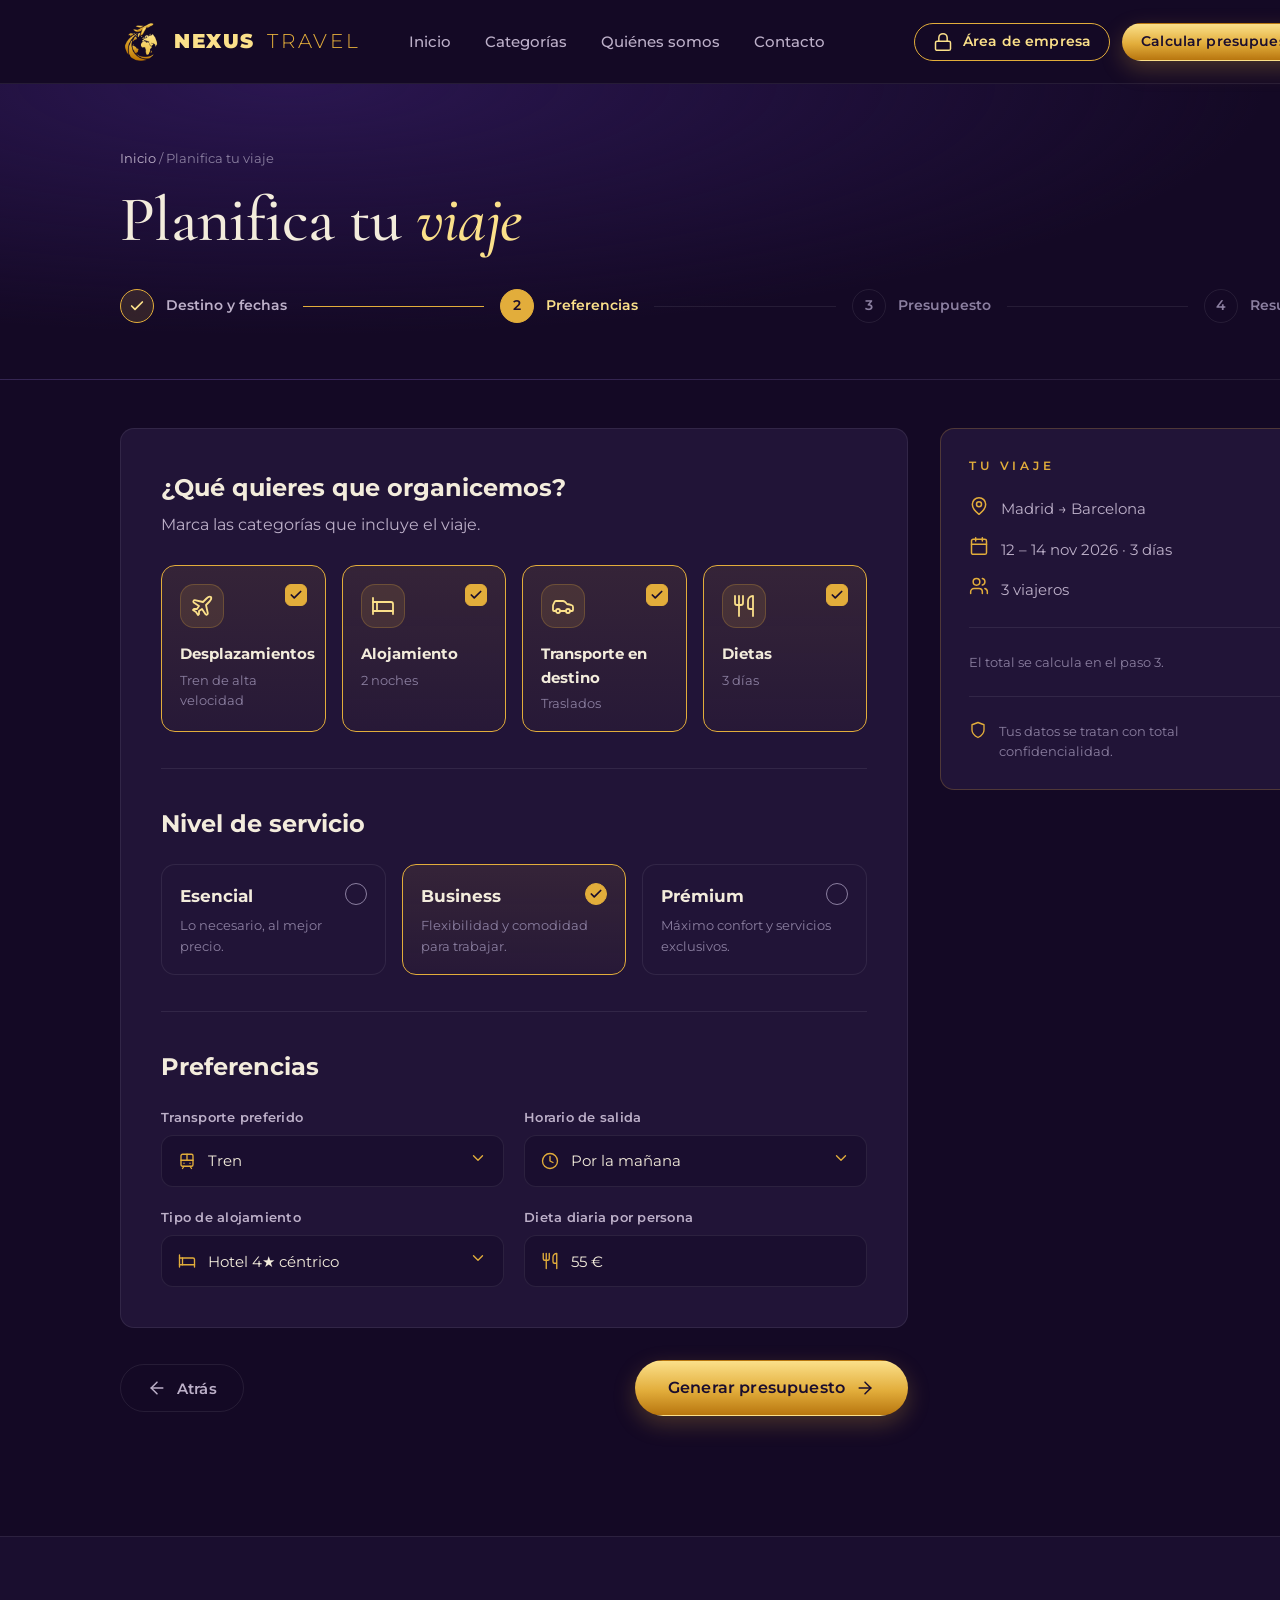
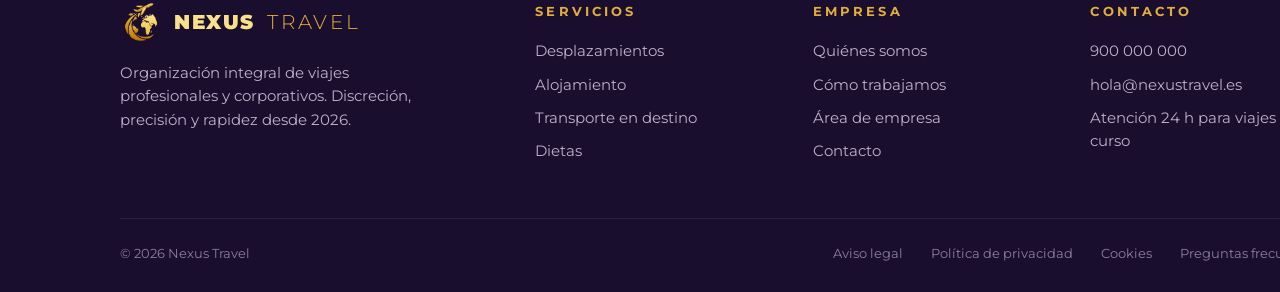
<file: nexus-travel/prototipo/presupuesto-2.html>
<!doctype html>
<html lang="es"><head><meta charset="utf-8"><meta name="viewport" content="width=1440">
<title>Preferencias · Nexus Travel</title><link rel="preconnect" href="https://fonts.googleapis.com"><link href="https://fonts.googleapis.com/css2?family=Montserrat:wght@300;400;500;600;700;900&family=Cormorant+Garamond:ital,wght@0,500;0,600;1,500&display=swap" rel="stylesheet"><link rel="stylesheet" href="estilos.css"></head>
<body><header class="cabecera"><div class="contenedor"><a class="marca" href="inicio.html"><img src="img/nexus_icono.png" alt=""><b>NEXUS</b><span>TRAVEL</span></a><nav class="nav"><a href="inicio.html" class="">Inicio</a><a href="#" class="">Categorías</a><a href="#" class="">Quiénes somos</a><a href="#" class="">Contacto</a></nav>
<div class="acciones"><a class="btn btn-linea btn-sm" href="#"><svg class="ico" viewBox="0 0 24 24" ><rect x="3" y="11" width="18" height="11" rx="2"/><path d="M7 11V7a5 5 0 0 1 10 0v4"/></svg> Área de empresa</a>
<a class="btn btn-oro btn-sm" href="inicio.html">Calcular presupuesto</a></div></div></header><main><section class="cabeza-pagina"><div class="contenedor">
<div class="migas"><a href="inicio.html">Inicio</a> / Planifica tu viaje</div><h1 class="display">Planifica tu <em>viaje</em></h1>
<div class="pasos"><div class="paso hecho"><i><svg class="ico" viewBox="0 0 24 24" style="width:16px;height:16px;stroke-width:2.6"><path d="M20 6 9 17l-5-5"/></svg></i>Destino y fechas</div><div class="linea hecha"></div><div class="paso activo"><i>2</i>Preferencias</div><div class="linea "></div><div class="paso "><i>3</i>Presupuesto</div><div class="linea "></div><div class="paso "><i>4</i>Resumen</div></div></div></section>
<section><div class="contenedor layout-presupuesto"><div>
<div class="tarjeta" style="padding:40px"><h2 style="font-size:24px">¿Qué quieres que organicemos?</h2><p class="suave" style="margin-top:6px">Marca las categorías que incluye el viaje.</p>
<div class="grid-4" style="gap:16px;margin-top:28px"><div class="opcion sel"><span class="marca-sel"><svg class="ico" viewBox="0 0 24 24" ><path d="M20 6 9 17l-5-5"/></svg></span>
<div class="icono-caja" style="width:44px;height:44px"><svg class="ico" viewBox="0 0 24 24" ><path d="M17.8 19.2 16 11l3.5-3.5C21 6 21.5 4 21 3c-1-.5-3 0-4.5 1.5L13 8 4.8 6.2c-.5-.1-.9.1-1.1.5l-.3.5c-.2.5-.1 1 .3 1.3L9 12l-2 3H4l-1 1 3 2 2 3 1-1v-3l3-2 3.5 5.3c.3.4.8.5 1.3.3l.5-.2c.4-.3.6-.7.5-1.2z"/></svg></div><h3 style="font-size:15px;margin-top:14px">Desplazamientos</h3>
<p class="mini" style="margin-top:4px">Tren de alta velocidad</p></div><div class="opcion sel"><span class="marca-sel"><svg class="ico" viewBox="0 0 24 24" ><path d="M20 6 9 17l-5-5"/></svg></span>
<div class="icono-caja" style="width:44px;height:44px"><svg class="ico" viewBox="0 0 24 24" ><path d="M2 4v16"/><path d="M2 8h18a2 2 0 0 1 2 2v10"/><path d="M2 17h20"/><path d="M6 8v9"/></svg></div><h3 style="font-size:15px;margin-top:14px">Alojamiento</h3>
<p class="mini" style="margin-top:4px">2 noches</p></div><div class="opcion sel"><span class="marca-sel"><svg class="ico" viewBox="0 0 24 24" ><path d="M20 6 9 17l-5-5"/></svg></span>
<div class="icono-caja" style="width:44px;height:44px"><svg class="ico" viewBox="0 0 24 24" ><path d="M19 17h2c.6 0 1-.4 1-1v-3c0-.9-.7-1.7-1.5-1.9C18.7 10.6 16 10 16 10s-1.3-1.4-2.2-2.3c-.5-.4-1.1-.7-1.8-.7H5c-.6 0-1.1.4-1.4.9l-1.4 2.9A3.7 3.7 0 0 0 2 12v4c0 .6.4 1 1 1h2"/><circle cx="7" cy="17" r="2"/><path d="M9 17h6"/><circle cx="17" cy="17" r="2"/></svg></div><h3 style="font-size:15px;margin-top:14px">Transporte en destino</h3>
<p class="mini" style="margin-top:4px">Traslados</p></div><div class="opcion sel"><span class="marca-sel"><svg class="ico" viewBox="0 0 24 24" ><path d="M20 6 9 17l-5-5"/></svg></span>
<div class="icono-caja" style="width:44px;height:44px"><svg class="ico" viewBox="0 0 24 24" ><path d="M3 2v7c0 1.1.9 2 2 2h4a2 2 0 0 0 2-2V2"/><path d="M7 2v20"/><path d="M21 15V2a5 5 0 0 0-5 5v6c0 1.1.9 2 2 2h3Zm0 0v7"/></svg></div><h3 style="font-size:15px;margin-top:14px">Dietas</h3>
<p class="mini" style="margin-top:4px">3 días</p></div></div>
<div class="separador" style="margin:36px 0"></div>
<h2 style="font-size:24px">Nivel de servicio</h2><div class="grid-3" style="gap:16px;margin-top:22px"><div class="opcion radio "><span class="marca-sel"></span>
<h3 style="font-size:17px">Esencial</h3><p class="mini" style="margin-top:6px;max-width:200px">Lo necesario, al mejor precio.</p></div><div class="opcion radio sel"><span class="marca-sel"><svg class="ico" viewBox="0 0 24 24" ><path d="M20 6 9 17l-5-5"/></svg></span>
<h3 style="font-size:17px">Business</h3><p class="mini" style="margin-top:6px;max-width:200px">Flexibilidad y comodidad para trabajar.</p></div><div class="opcion radio "><span class="marca-sel"></span>
<h3 style="font-size:17px">Prémium</h3><p class="mini" style="margin-top:6px;max-width:200px">Máximo confort y servicios exclusivos.</p></div></div>
<div class="separador" style="margin:36px 0"></div>
<h2 style="font-size:24px">Preferencias</h2>
<div style="display:grid;grid-template-columns:1fr 1fr;gap:20px;margin-top:22px">
<div class="campo" ><label>Transporte preferido</label>
<div class="entrada"><svg class="ico" viewBox="0 0 24 24" ><rect x="4" y="3" width="16" height="16" rx="2"/><path d="M4 11h16M12 3v8M8 19l-2 3M16 19l2 3"/><path d="M8 15h.01M16 15h.01"/></svg><span>Tren</span><span class="flecha"><svg class="ico" viewBox="0 0 24 24" ><path d="m6 9 6 6 6-6"/></svg></span></div></div><div class="campo" ><label>Horario de salida</label>
<div class="entrada"><svg class="ico" viewBox="0 0 24 24" ><circle cx="12" cy="12" r="10"/><path d="M12 6v6l4 2"/></svg><span>Por la mañana</span><span class="flecha"><svg class="ico" viewBox="0 0 24 24" ><path d="m6 9 6 6 6-6"/></svg></span></div></div>
<div class="campo" ><label>Tipo de alojamiento</label>
<div class="entrada"><svg class="ico" viewBox="0 0 24 24" ><path d="M2 4v16"/><path d="M2 8h18a2 2 0 0 1 2 2v10"/><path d="M2 17h20"/><path d="M6 8v9"/></svg><span>Hotel 4★ céntrico</span><span class="flecha"><svg class="ico" viewBox="0 0 24 24" ><path d="m6 9 6 6 6-6"/></svg></span></div></div><div class="campo" ><label>Dieta diaria por persona</label>
<div class="entrada"><svg class="ico" viewBox="0 0 24 24" ><path d="M3 2v7c0 1.1.9 2 2 2h4a2 2 0 0 0 2-2V2"/><path d="M7 2v20"/><path d="M21 15V2a5 5 0 0 0-5 5v6c0 1.1.9 2 2 2h3Zm0 0v7"/></svg><span>55 €</span></div></div>
</div></div>
<div class="botonera"><a class="btn btn-fantasma" href="inicio.html"><svg class="ico" viewBox="0 0 24 24" ><path d="M19 12H5"/><path d="m12 19-7-7 7-7"/></svg> Atrás</a><a class="btn btn-oro btn-xl" href="#">Generar presupuesto <svg class="ico" viewBox="0 0 24 24" ><path d="M5 12h14"/><path d="m12 5 7 7-7 7"/></svg></a></div>
</div><aside class="tarjeta oro" style="position:sticky;top:24px"><p class="antetitulo">Tu viaje</p>
<div style="display:grid;gap:14px;margin-top:20px"><div style="display:flex;gap:12px;align-items:center;font-size:15px" class="suave"><span class="oro-txt"><svg class="ico" viewBox="0 0 24 24" ><path d="M20 10c0 6-8 12-8 12s-8-6-8-12a8 8 0 0 1 16 0Z"/><circle cx="12" cy="10" r="3"/></svg></span>Madrid → Barcelona</div><div style="display:flex;gap:12px;align-items:center;font-size:15px" class="suave"><span class="oro-txt"><svg class="ico" viewBox="0 0 24 24" ><rect x="3" y="4" width="18" height="18" rx="2"/><path d="M16 2v4M8 2v4M3 10h18"/></svg></span>12 – 14 nov 2026 · 3 días</div><div style="display:flex;gap:12px;align-items:center;font-size:15px" class="suave"><span class="oro-txt"><svg class="ico" viewBox="0 0 24 24" ><path d="M16 21v-2a4 4 0 0 0-4-4H6a4 4 0 0 0-4 4v2"/><circle cx="9" cy="7" r="4"/><path d="M22 21v-2a4 4 0 0 0-3-3.9M16 3.1a4 4 0 0 1 0 7.8"/></svg></span>3 viajeros</div></div><div class="separador"></div><p class="mini">El total se calcula en el paso 3.</p>
<div class="separador"></div><div style="display:flex;gap:12px;align-items:start" class="mini"><svg class="ico" viewBox="0 0 24 24" style="color:var(--oro);width:18px;height:18px"><path d="M12 22s8-4 8-10V5l-8-3-8 3v7c0 6 8 10 8 10z"/></svg><span>Tus datos se tratan con total confidencialidad.</span></div></aside></div></section></main><footer class="pie"><div class="contenedor"><div class="pie-grid">
<div><a class="marca" href="inicio.html"><img src="img/nexus_icono.png" alt=""><b>NEXUS</b><span>TRAVEL</span></a><p class="suave" style="margin-top:18px;max-width:320px;font-size:15px">Organización integral de viajes profesionales y corporativos. Discreción, precisión y rapidez desde 2026.</p></div>
<div><h4>Servicios</h4><ul><li><a href="#">Desplazamientos</a></li><li><a href="#">Alojamiento</a></li><li><a href="#">Transporte en destino</a></li><li><a href="#">Dietas</a></li></ul></div>
<div><h4>Empresa</h4><ul><li><a href="#">Quiénes somos</a></li><li><a href="#">Cómo trabajamos</a></li><li><a href="#">Área de empresa</a></li><li><a href="#">Contacto</a></li></ul></div>
<div><h4>Contacto</h4><ul><li>900 000 000</li><li>hola@nexustravel.es</li><li>Atención 24 h para viajes en curso</li></ul></div>
</div><div class="legal"><span>© 2026 Nexus Travel</span><nav><a href="#">Aviso legal</a><a href="#">Política de privacidad</a><a href="#">Cookies</a><a href="#">Preguntas frecuentes</a></nav></div></div></footer></body></html>
</file>
<file: nexus-travel/prototipo/estilos.css>
/* ===== Nexus Travel · Prototipo (1440 px) ===== */
:root {
  --fondo: #140925;
  --fondo-2: #1a0e2f;
  --superficie: #211437;
  --superficie-2: #2a1b45;
  --borde: rgba(226, 173, 59, .24);
  --borde-suave: rgba(255, 255, 255, .08);
  --oro: #e2ad3b;
  --oro-claro: #fbe08a;
  --oro-oscuro: #b8760f;
  --texto: #f3ecdc;
  --texto-2: #bdb0c9;
  --texto-3: #8b7fa0;
  --exito: #6fcf97;
  --privado: #a99cff;
  --radio: 14px;
  --sombra: 0 18px 40px rgba(0, 0, 0, .35);
}
* { margin: 0; padding: 0; box-sizing: border-box; }
html { background: var(--fondo); }
body {
  width: 1440px; margin: 0 auto; min-height: 100vh;
  background: var(--fondo); color: var(--texto);
  font-family: 'Montserrat', sans-serif; font-size: 16px; line-height: 1.55;
}
a { color: inherit; text-decoration: none; }
svg.ico { width: 20px; height: 20px; flex: none; fill: none; stroke: currentColor; stroke-width: 1.8; stroke-linecap: round; stroke-linejoin: round; }
.contenedor { width: 1200px; margin: 0 auto; }

/* ---------- Tipografía ---------- */
.display { font-family: 'Cormorant Garamond', serif; font-weight: 500; line-height: 1.05; letter-spacing: -.01em; }
.display em { font-style: italic; color: var(--oro-claro); }
.antetitulo { font-size: 12px; font-weight: 600; letter-spacing: .32em; text-transform: uppercase; color: var(--oro); }
.h-seccion { font-family: 'Cormorant Garamond', serif; font-weight: 500; font-size: 48px; line-height: 1.1; margin-top: 10px; }
.h-seccion em { font-style: italic; color: var(--oro-claro); }
.lead { font-size: 18px; color: var(--texto-2); max-width: 620px; }
.suave { color: var(--texto-2); }
.mini { font-size: 13px; color: var(--texto-3); }
.oro-txt { color: var(--oro); }

/* ---------- Botones ---------- */
.btn {
  display: inline-flex; align-items: center; justify-content: center; gap: 10px;
  height: 48px; padding: 0 26px; border-radius: 999px;
  font-weight: 600; font-size: 15px; letter-spacing: .01em; white-space: nowrap; cursor: pointer;
  border: 1.5px solid transparent;
}
.btn-oro { background: linear-gradient(180deg, var(--oro-claro), var(--oro) 55%, var(--oro-oscuro)); color: #1a0d2e; box-shadow: 0 8px 22px rgba(226, 173, 59, .25); }
.btn-linea { border-color: var(--oro); color: var(--oro-claro); }
.btn-fantasma { color: var(--texto-2); border-color: var(--borde-suave); }
.btn-sm { height: 38px; padding: 0 18px; font-size: 14px; }
.btn-xl { height: 56px; padding: 0 32px; font-size: 16px; }

/* ---------- Cabecera ---------- */
.cabecera { height: 84px; border-bottom: 1px solid var(--borde-suave); background: rgba(20, 9, 37, .92); }
.cabecera .contenedor { height: 100%; display: flex; align-items: center; gap: 48px; }
.marca { display: flex; align-items: center; gap: 12px; }
.marca img { width: 42px; height: 42px; }
.marca b { font-weight: 900; font-size: 20px; letter-spacing: .08em; color: var(--oro-claro); }
.marca span { font-weight: 300; font-size: 20px; letter-spacing: .14em; color: var(--oro); }
.nav { display: flex; gap: 34px; font-size: 15px; font-weight: 500; color: var(--texto-2); }
.nav a { position: relative; padding: 8px 0; }
.nav a.activo { color: var(--oro-claro); }
.nav a.activo::after { content: ""; position: absolute; left: 0; right: 0; bottom: -2px; height: 2px; background: var(--oro); border-radius: 2px; }
.cabecera .acciones { margin-left: auto; display: flex; gap: 12px; }

/* ---------- Pie ---------- */
.pie { margin-top: 120px; border-top: 1px solid var(--borde-suave); background: var(--fondo-2); }
.pie .contenedor { padding: 64px 0 28px; }
.pie-grid { display: grid; grid-template-columns: 1.6fr 1fr 1fr 1fr; gap: 48px; }
.pie h4 { font-size: 13px; letter-spacing: .24em; text-transform: uppercase; color: var(--oro); margin-bottom: 18px; }
.pie ul { list-style: none; display: grid; gap: 10px; font-size: 15px; color: var(--texto-2); }
.pie .legal { margin-top: 56px; padding-top: 24px; border-top: 1px solid var(--borde-suave); display: flex; justify-content: space-between; font-size: 13px; color: var(--texto-3); }
.pie .legal nav { display: flex; gap: 28px; }

/* ---------- Tarjetas y bloques ---------- */
.tarjeta { background: var(--superficie); border: 1px solid var(--borde-suave); border-radius: var(--radio); padding: 28px; }
.tarjeta.oro { border-color: var(--borde); }
.icono-caja {
  width: 52px; height: 52px; border-radius: 14px; display: grid; place-items: center;
  background: rgba(226, 173, 59, .12); color: var(--oro-claro); border: 1px solid var(--borde);
}
.icono-caja svg.ico { width: 24px; height: 24px; }
.enlace { display: inline-flex; align-items: center; gap: 8px; font-weight: 600; font-size: 14px; color: var(--oro-claro); }
.enlace svg.ico { width: 16px; height: 16px; }
.seccion { padding-top: 110px; }
.cabeza-seccion { display: flex; align-items: end; justify-content: space-between; margin-bottom: 44px; }
.grid-4 { display: grid; grid-template-columns: repeat(4, 1fr); gap: 24px; }
.grid-3 { display: grid; grid-template-columns: repeat(3, 1fr); gap: 24px; }
.grid-2 { display: grid; grid-template-columns: repeat(2, 1fr); gap: 24px; }
.etiqueta { display: inline-flex; align-items: center; gap: 6px; height: 26px; padding: 0 12px; border-radius: 999px; font-size: 12px; font-weight: 600; background: rgba(226, 173, 59, .12); color: var(--oro-claro); border: 1px solid var(--borde); }
.etiqueta.ok { background: rgba(111, 207, 151, .12); color: var(--exito); border-color: rgba(111, 207, 151, .3); }
.etiqueta.priv { background: rgba(169, 156, 255, .12); color: var(--privado); border-color: rgba(169, 156, 255, .3); }
.lista-check { list-style: none; display: grid; gap: 12px; }
.lista-check li { display: flex; gap: 12px; color: var(--texto-2); font-size: 15px; }
.lista-check li svg.ico { color: var(--oro); width: 18px; height: 18px; margin-top: 3px; }
.separador { height: 1px; background: var(--borde-suave); margin: 24px 0; }

/* ---------- Cabecera de página interior ---------- */
.cabeza-pagina { padding: 64px 0 56px; background: radial-gradient(ellipse at 20% 0%, #2a1650 0%, transparent 60%); border-bottom: 1px solid var(--borde-suave); }
.migas { font-size: 13px; color: var(--texto-3); margin-bottom: 18px; }
.migas a { color: var(--texto-2); }
.cabeza-pagina h1 { font-size: 64px; }

/* ---------- Formularios ---------- */
.campo { display: grid; gap: 8px; }
.campo label { font-size: 13px; font-weight: 600; color: var(--texto-2); letter-spacing: .02em; }
.entrada {
  height: 52px; border-radius: 12px; border: 1px solid var(--borde-suave); background: var(--fondo-2);
  display: flex; align-items: center; gap: 12px; padding: 0 16px; font-size: 15px; color: var(--texto);
}
.entrada svg.ico { color: var(--oro); width: 18px; height: 18px; }
.entrada.ph { color: var(--texto-3); }
.entrada.foco { border-color: var(--oro); box-shadow: 0 0 0 4px rgba(226, 173, 59, .12); }
.entrada.area { height: 132px; align-items: start; padding-top: 14px; }
.entrada .flecha { margin-left: auto; color: var(--texto-3); }

/* ---------- Pasos del presupuesto ---------- */
.pasos { display: flex; align-items: center; gap: 16px; margin-top: 36px; }
.paso { display: flex; align-items: center; gap: 12px; font-size: 14px; font-weight: 600; color: var(--texto-3); }
.paso i { font-style: normal; width: 34px; height: 34px; border-radius: 50%; display: grid; place-items: center; border: 1.5px solid var(--borde-suave); font-size: 14px; }
.paso.hecho { color: var(--texto-2); }
.paso.hecho i { background: rgba(226, 173, 59, .14); border-color: var(--oro); color: var(--oro-claro); }
.paso.activo { color: var(--oro-claro); }
.paso.activo i { background: var(--oro); border-color: var(--oro); color: #1a0d2e; }
.pasos .linea { flex: 1; height: 1.5px; background: var(--borde-suave); }
.pasos .linea.hecha { background: var(--oro); }
.layout-presupuesto { display: grid; grid-template-columns: 1fr 380px; gap: 32px; margin-top: 48px; align-items: start; }
.botonera { display: flex; justify-content: space-between; align-items: center; margin-top: 32px; }

/* ---------- Opciones seleccionables ---------- */
.opcion { position: relative; border: 1.5px solid var(--borde-suave); border-radius: var(--radio); padding: 18px; background: var(--superficie); }
.opcion.sel { border-color: var(--oro); background: linear-gradient(180deg, rgba(226, 173, 59, .10), rgba(226, 173, 59, .03)); }
.opcion .marca-sel { position: absolute; top: 18px; right: 18px; width: 22px; height: 22px; border-radius: 6px; border: 1.5px solid var(--texto-3); display: grid; place-items: center; }
.opcion.sel .marca-sel { background: var(--oro); border-color: var(--oro); color: #1a0d2e; }
.opcion .marca-sel svg.ico { width: 14px; height: 14px; stroke-width: 3; }
.opcion.radio .marca-sel { border-radius: 50%; }

/* ---------- Tabla de desglose ---------- */
.desglose { width: 100%; border-collapse: collapse; }
.desglose th { text-align: left; font-size: 12px; letter-spacing: .18em; text-transform: uppercase; color: var(--texto-3); font-weight: 600; padding: 0 0 14px; border-bottom: 1px solid var(--borde-suave); }
.desglose td { padding: 22px 0; border-bottom: 1px solid var(--borde-suave); vertical-align: top; }
.desglose td.importe { text-align: right; font-weight: 700; font-size: 17px; white-space: nowrap; }
.desglose th.importe { text-align: right; }
.desglose .cat { display: flex; gap: 16px; }
.desglose .cat b { display: block; font-size: 16px; }
.fila-total { display: flex; justify-content: space-between; padding: 10px 0; color: var(--texto-2); font-size: 15px; }
.fila-total.grande { color: var(--texto); font-size: 18px; font-weight: 700; padding-top: 18px; margin-top: 8px; border-top: 1px solid var(--borde-suave); }
.fila-total.grande span:last-child { font-size: 30px; color: var(--oro-claro); font-family: 'Cormorant Garamond', serif; }

/* ---------- Aplicación (área de empresa) ---------- */
.app { display: grid; grid-template-columns: 272px 1fr; min-height: 100vh; }
.lateral { background: var(--fondo-2); border-right: 1px solid var(--borde-suave); padding: 28px 20px; display: flex; flex-direction: column; }
.lateral .marca { padding: 0 8px 28px; border-bottom: 1px solid var(--borde-suave); }
.lateral .marca b, .lateral .marca span { font-size: 17px; }
.menu-app { display: grid; gap: 4px; margin-top: 24px; }
.menu-app a { display: flex; align-items: center; gap: 14px; height: 46px; padding: 0 14px; border-radius: 10px; font-size: 15px; font-weight: 500; color: var(--texto-2); }
.menu-app a.activo { background: rgba(226, 173, 59, .12); color: var(--oro-claro); }
.menu-app a .num { margin-left: auto; font-size: 12px; font-weight: 700; background: var(--superficie-2); color: var(--texto-2); padding: 2px 9px; border-radius: 999px; }
.lateral .abajo { margin-top: auto; }
.usuario { display: flex; align-items: center; gap: 12px; padding: 14px; border-radius: 12px; background: var(--superficie); }
.avatar { width: 40px; height: 40px; border-radius: 50%; display: grid; place-items: center; font-weight: 700; color: #1a0d2e; background: linear-gradient(180deg, var(--oro-claro), var(--oro)); font-size: 14px; }
.principal { padding: 36px 48px 64px; }
.barra-app { display: flex; align-items: center; justify-content: space-between; margin-bottom: 36px; }
.barra-app h1 { font-family: 'Cormorant Garamond', serif; font-weight: 500; font-size: 44px; line-height: 1.1; }
.kpi .valor { font-family: 'Cormorant Garamond', serif; font-size: 44px; line-height: 1; color: var(--oro-claro); margin-top: 14px; }
.kpi .mini { margin-top: 6px; }
.tabla { width: 100%; border-collapse: collapse; font-size: 15px; }
.tabla th { text-align: left; font-size: 12px; letter-spacing: .14em; text-transform: uppercase; color: var(--texto-3); font-weight: 600; padding: 0 12px 14px; border-bottom: 1px solid var(--borde-suave); }
.tabla td { padding: 18px 12px; border-bottom: 1px solid var(--borde-suave); color: var(--texto-2); }
.tabla td b { color: var(--texto); font-weight: 600; }
.entrada span { white-space: nowrap; overflow: hidden; text-overflow: ellipsis; }
.grid-4 { grid-template-columns: repeat(4, minmax(0, 1fr)); }
.grid-3 { grid-template-columns: repeat(3, minmax(0, 1fr)); }
.grid-2 { grid-template-columns: repeat(2, minmax(0, 1fr)); }
.tabla td { white-space: nowrap; }
.nowrap { white-space: nowrap; }
</file>
